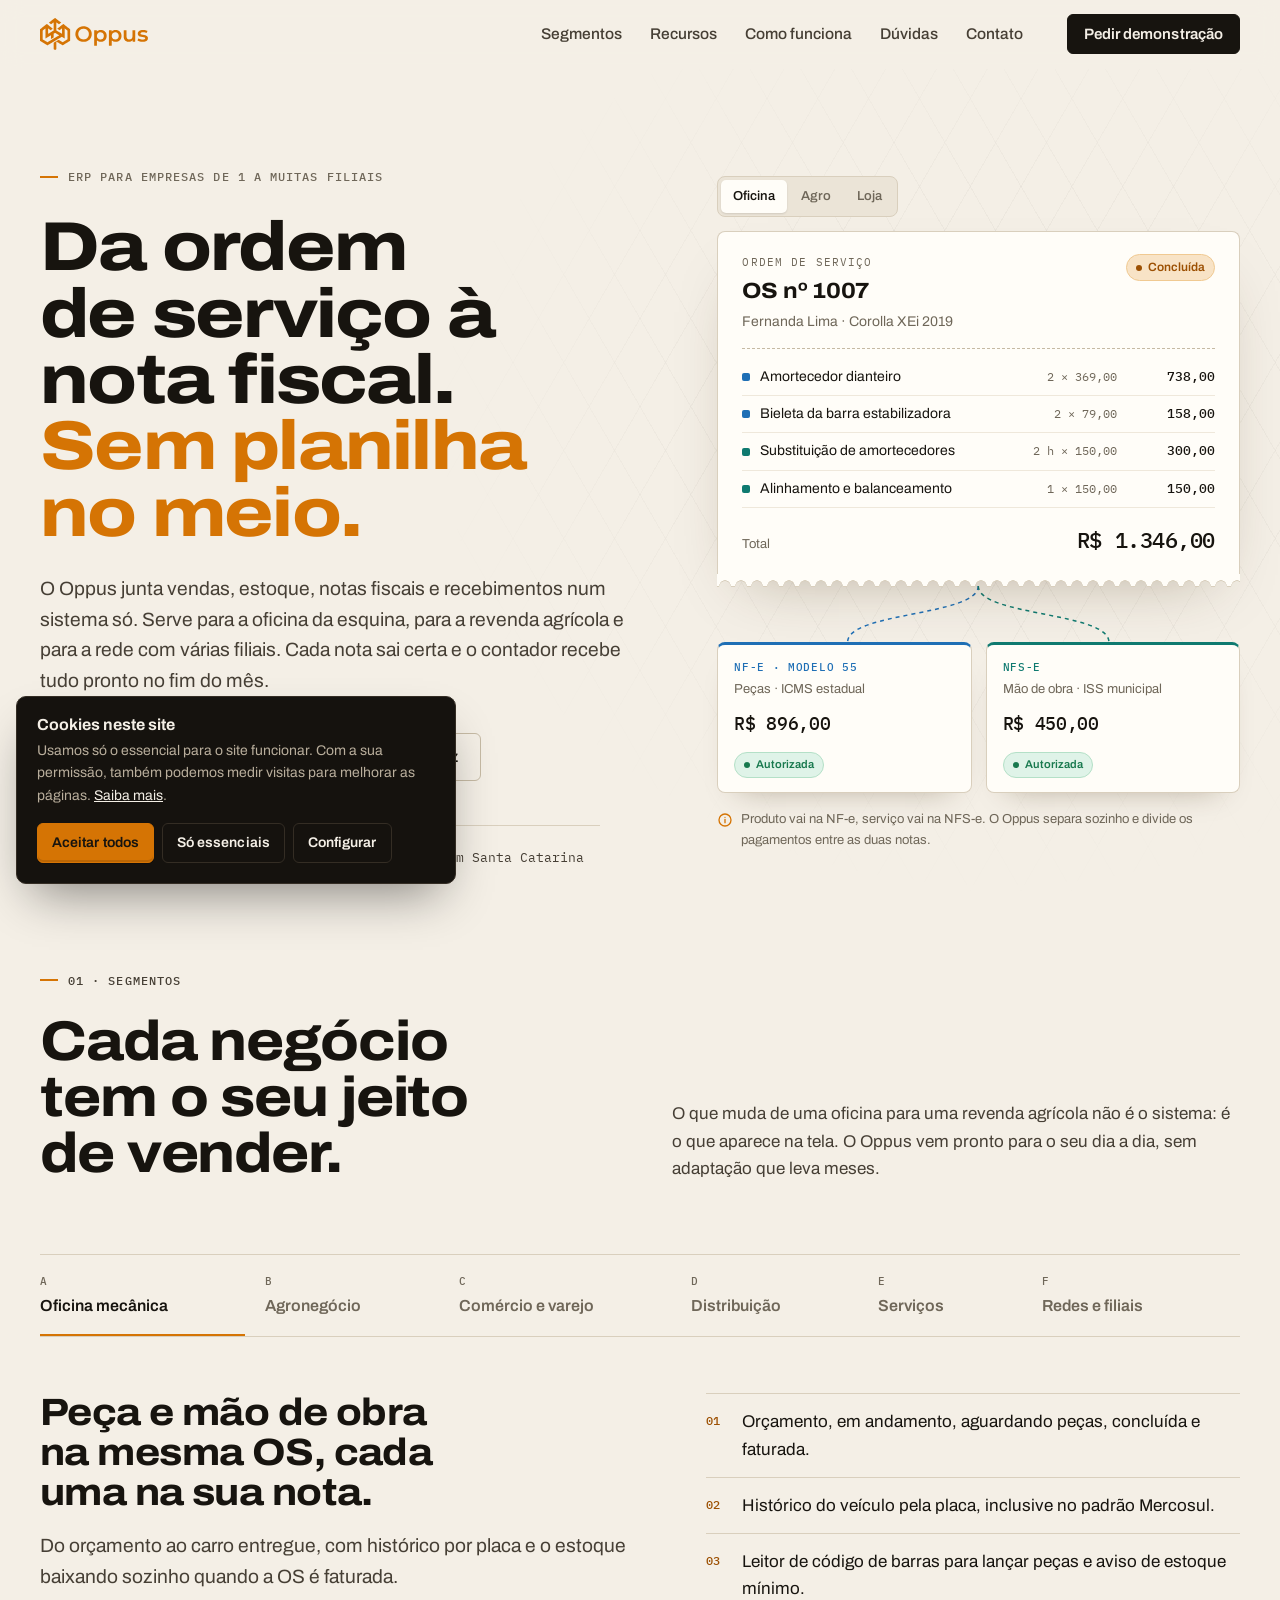
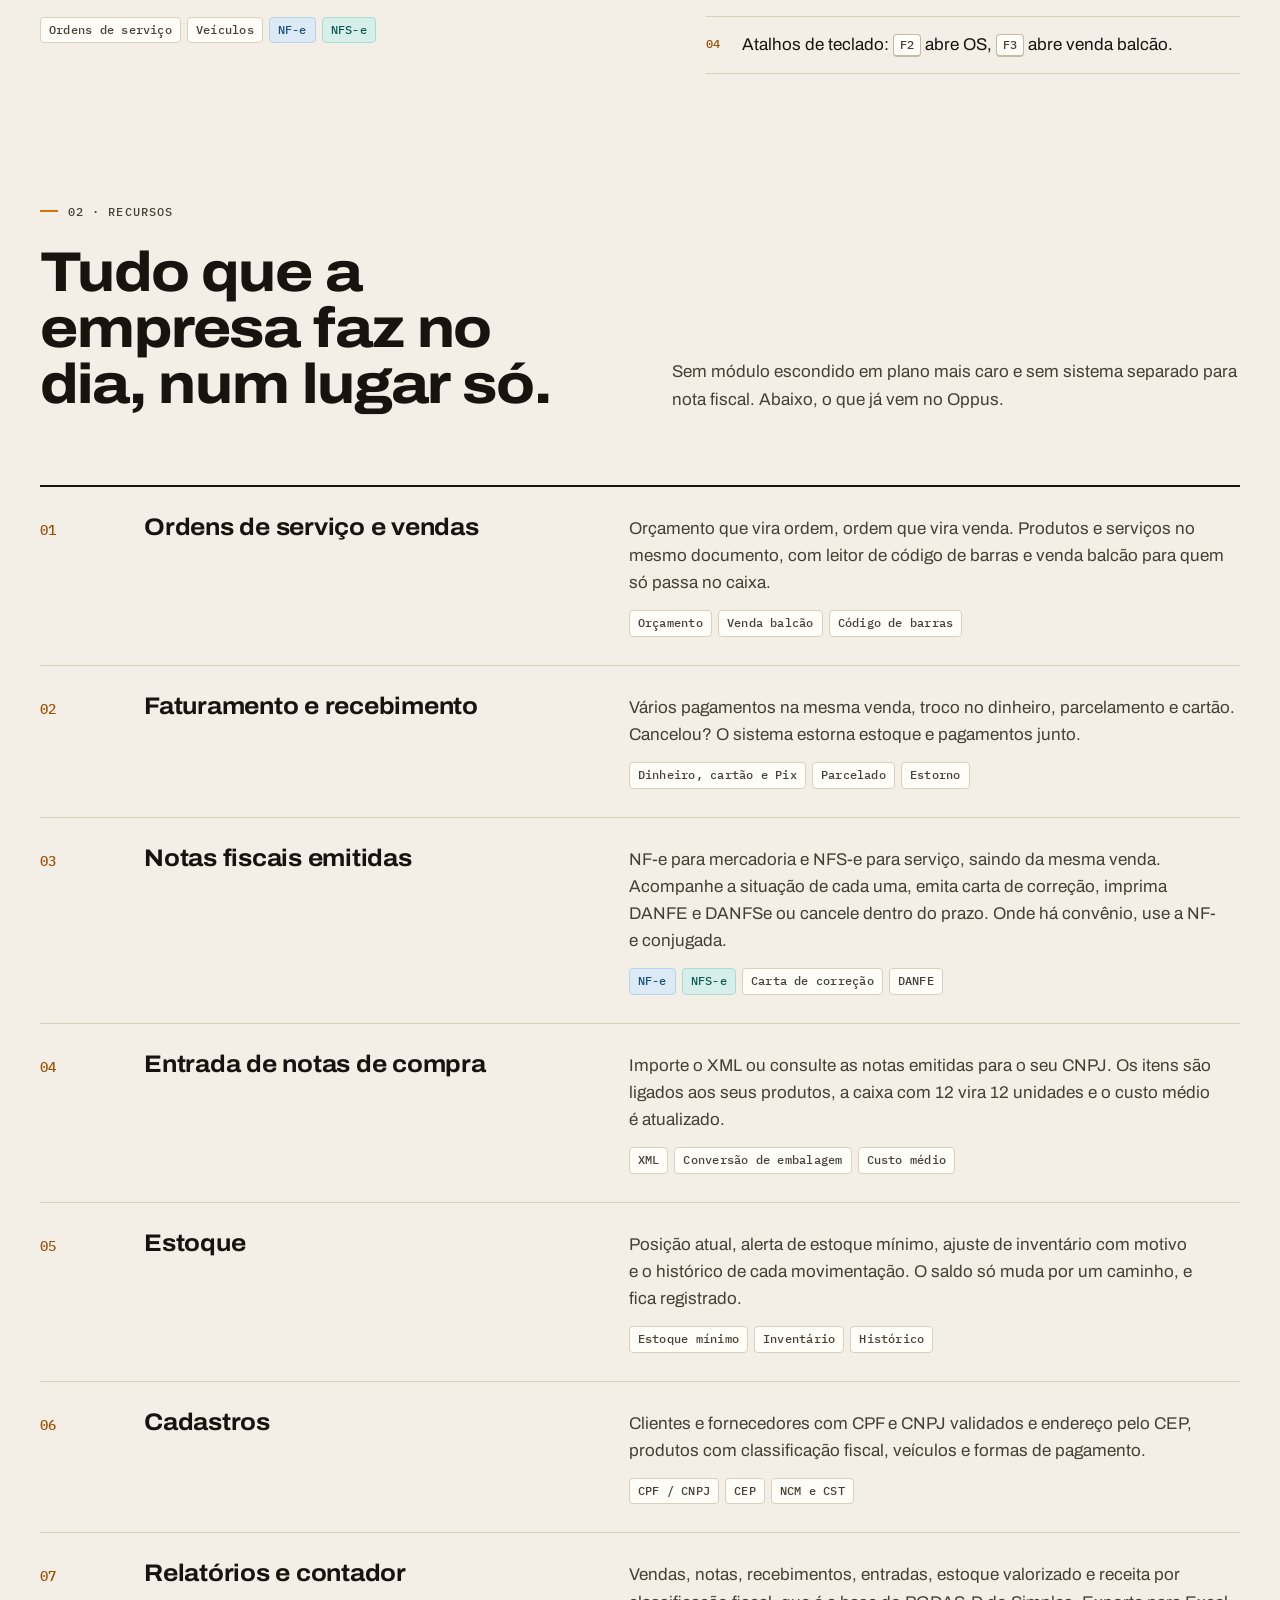
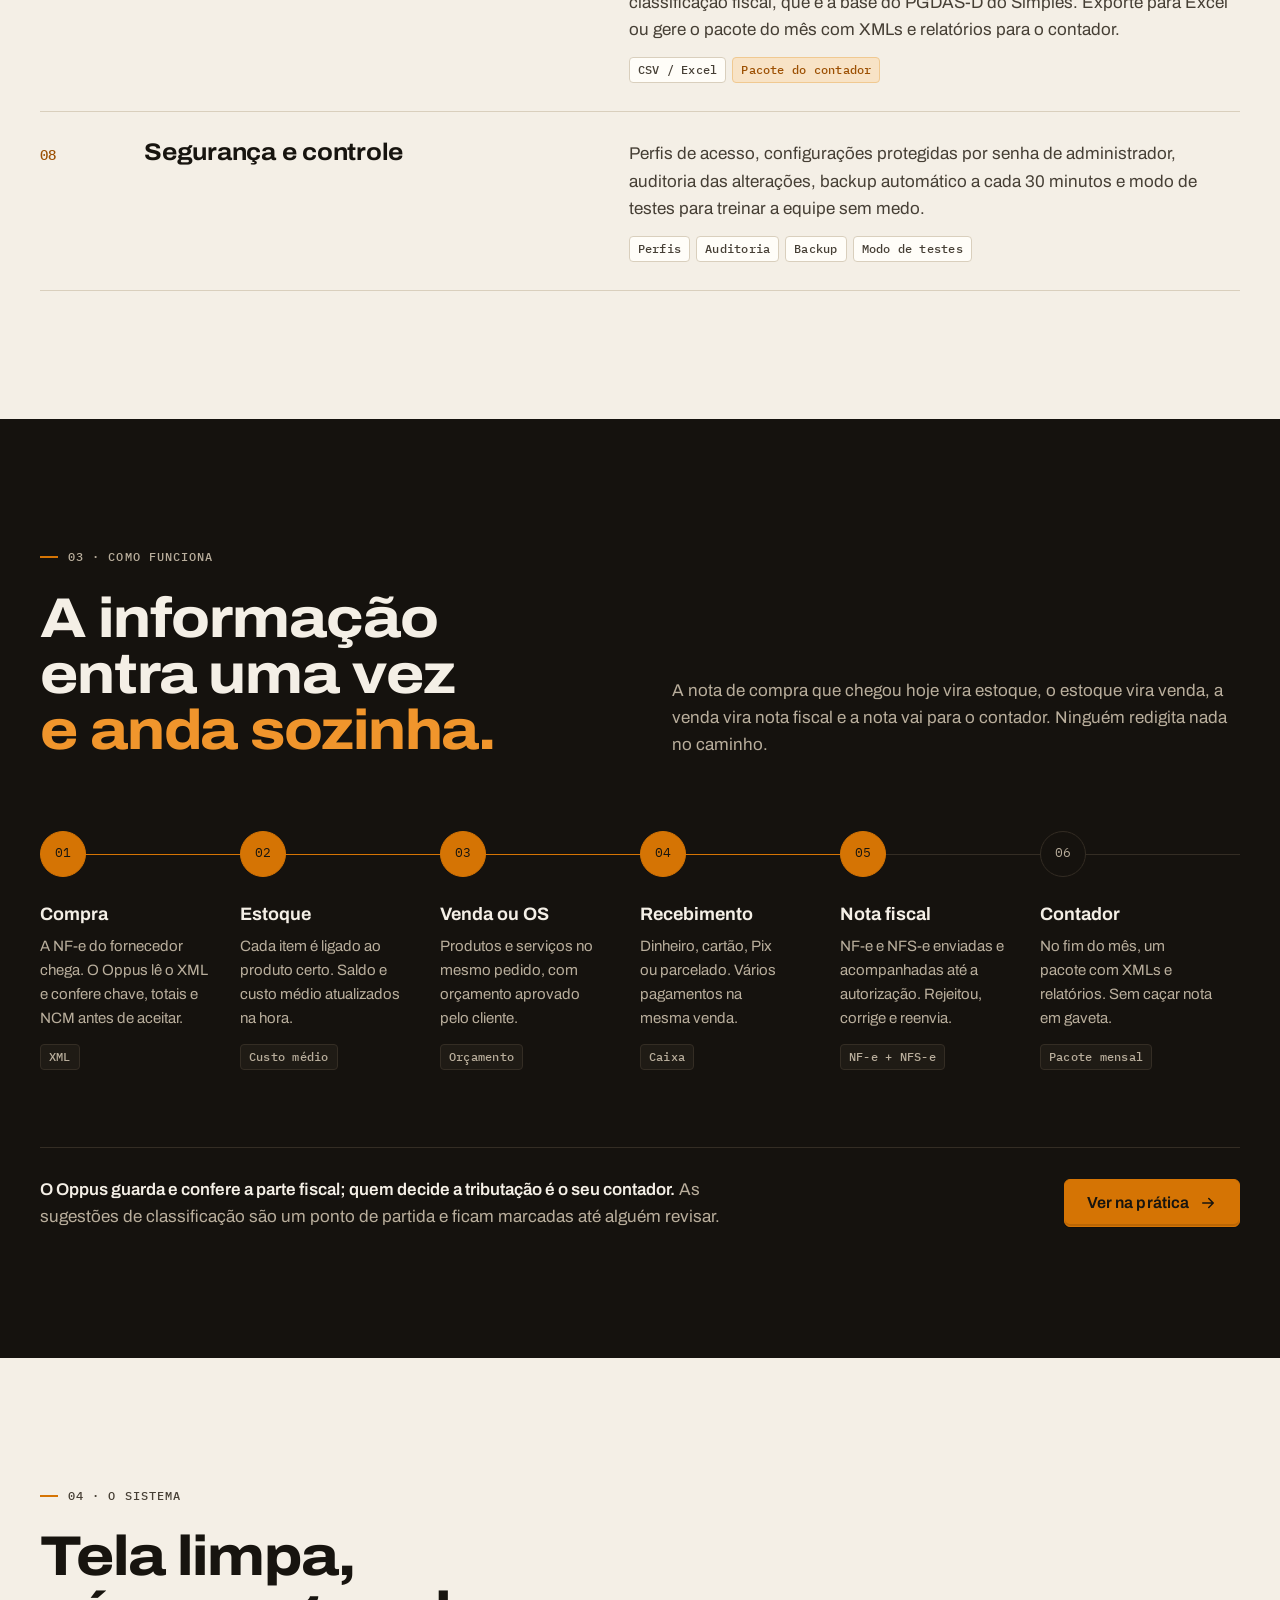
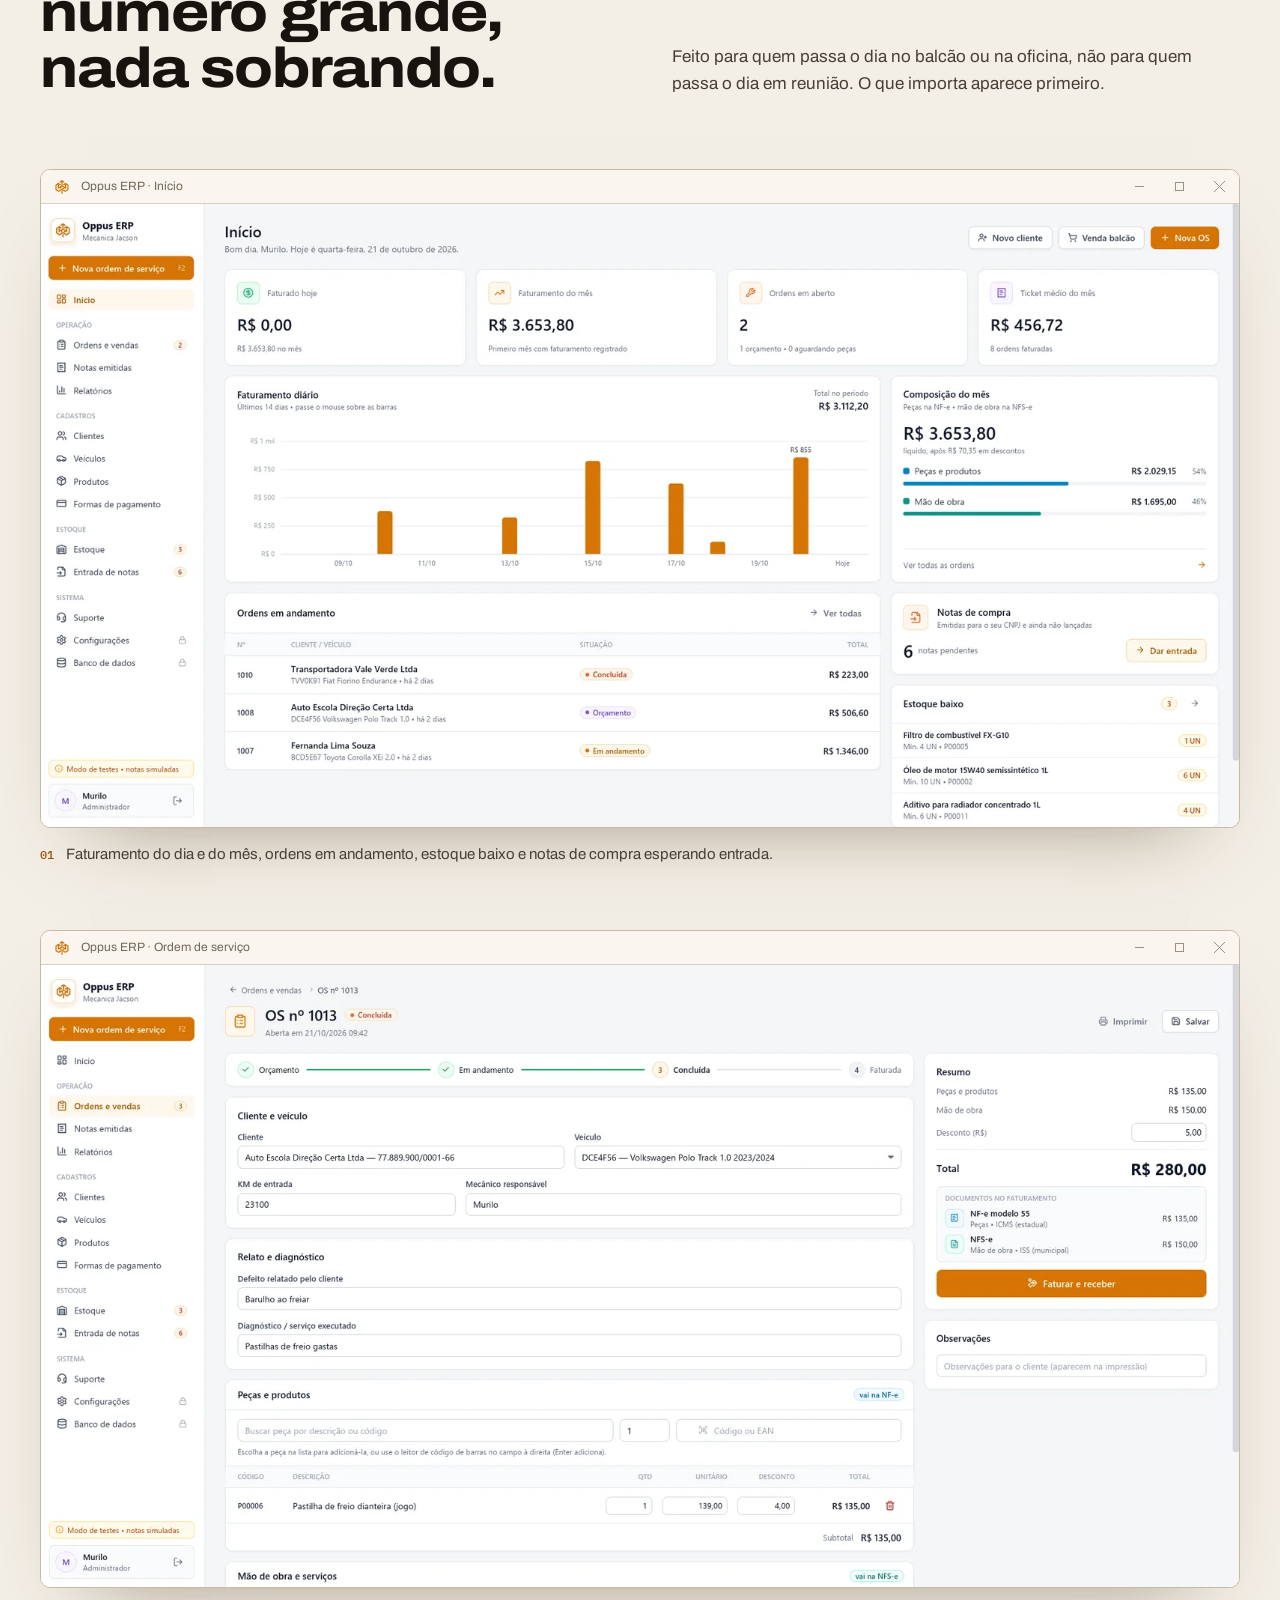
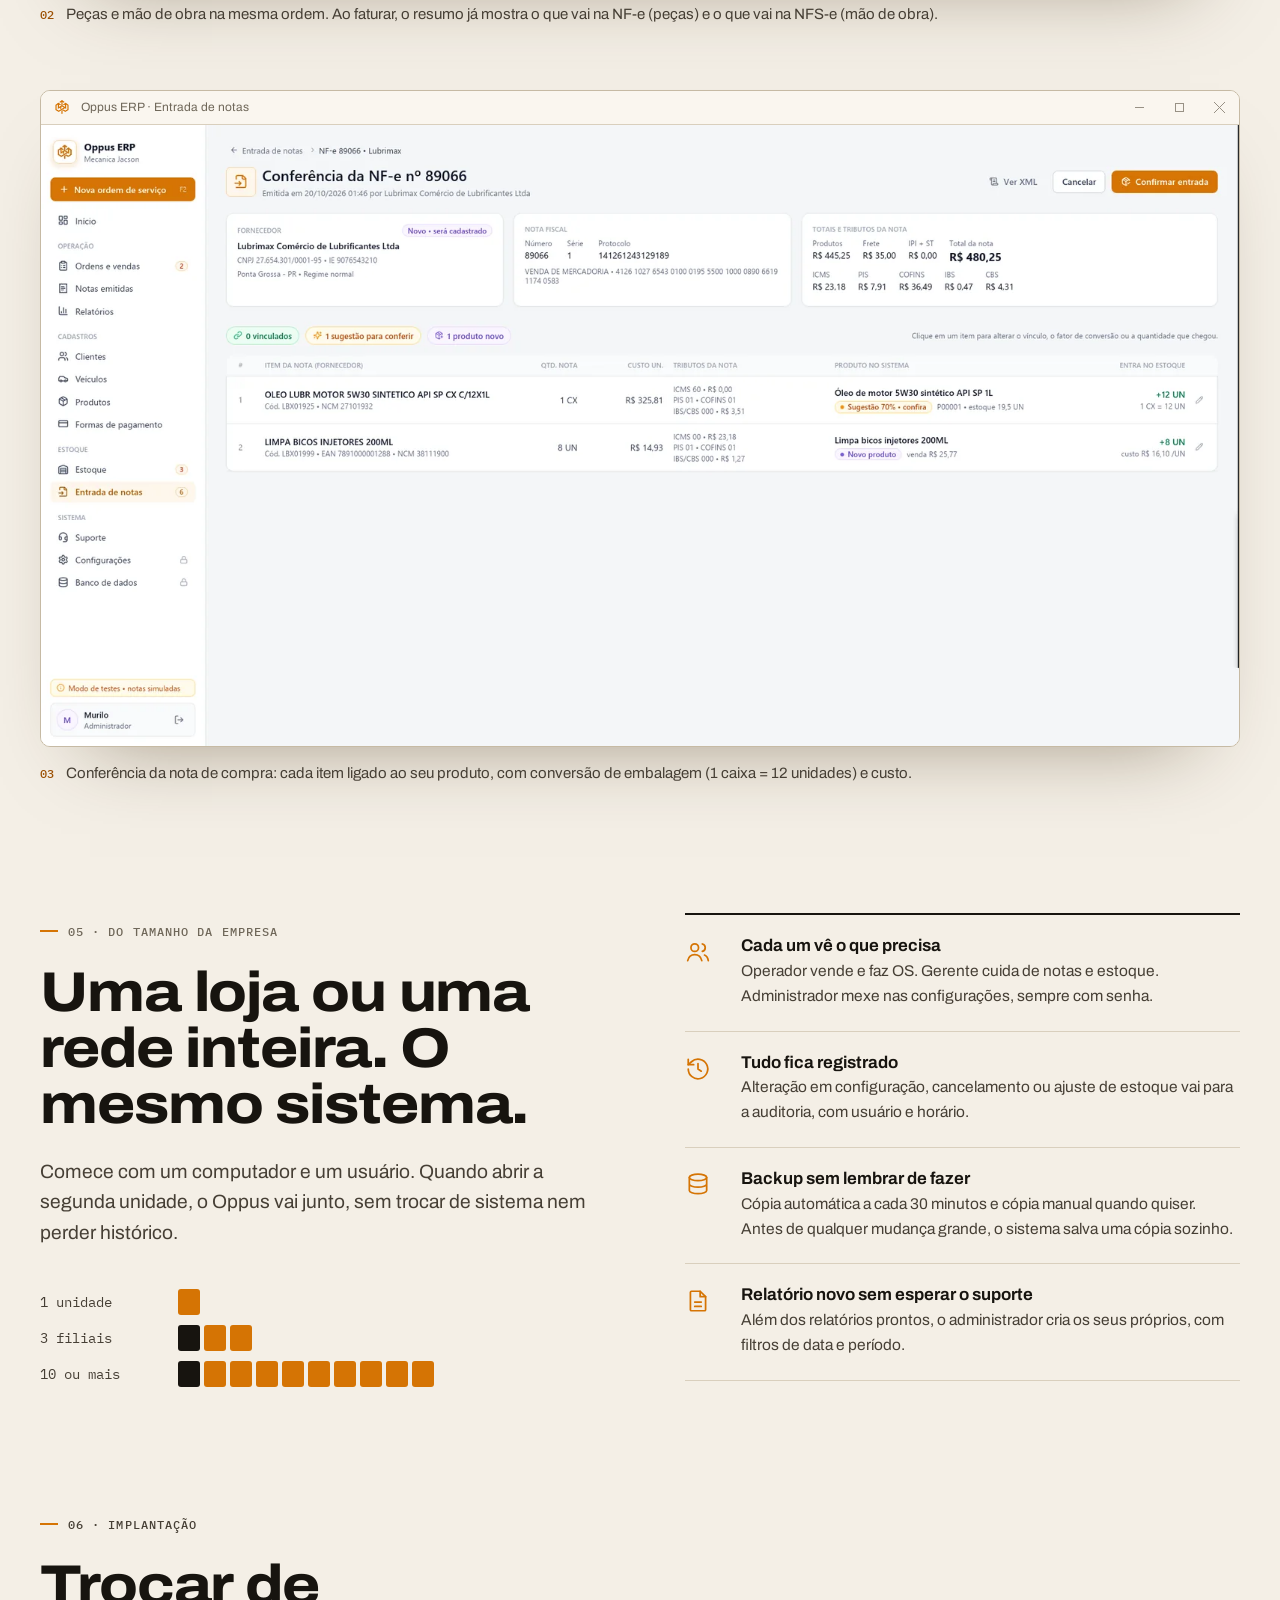
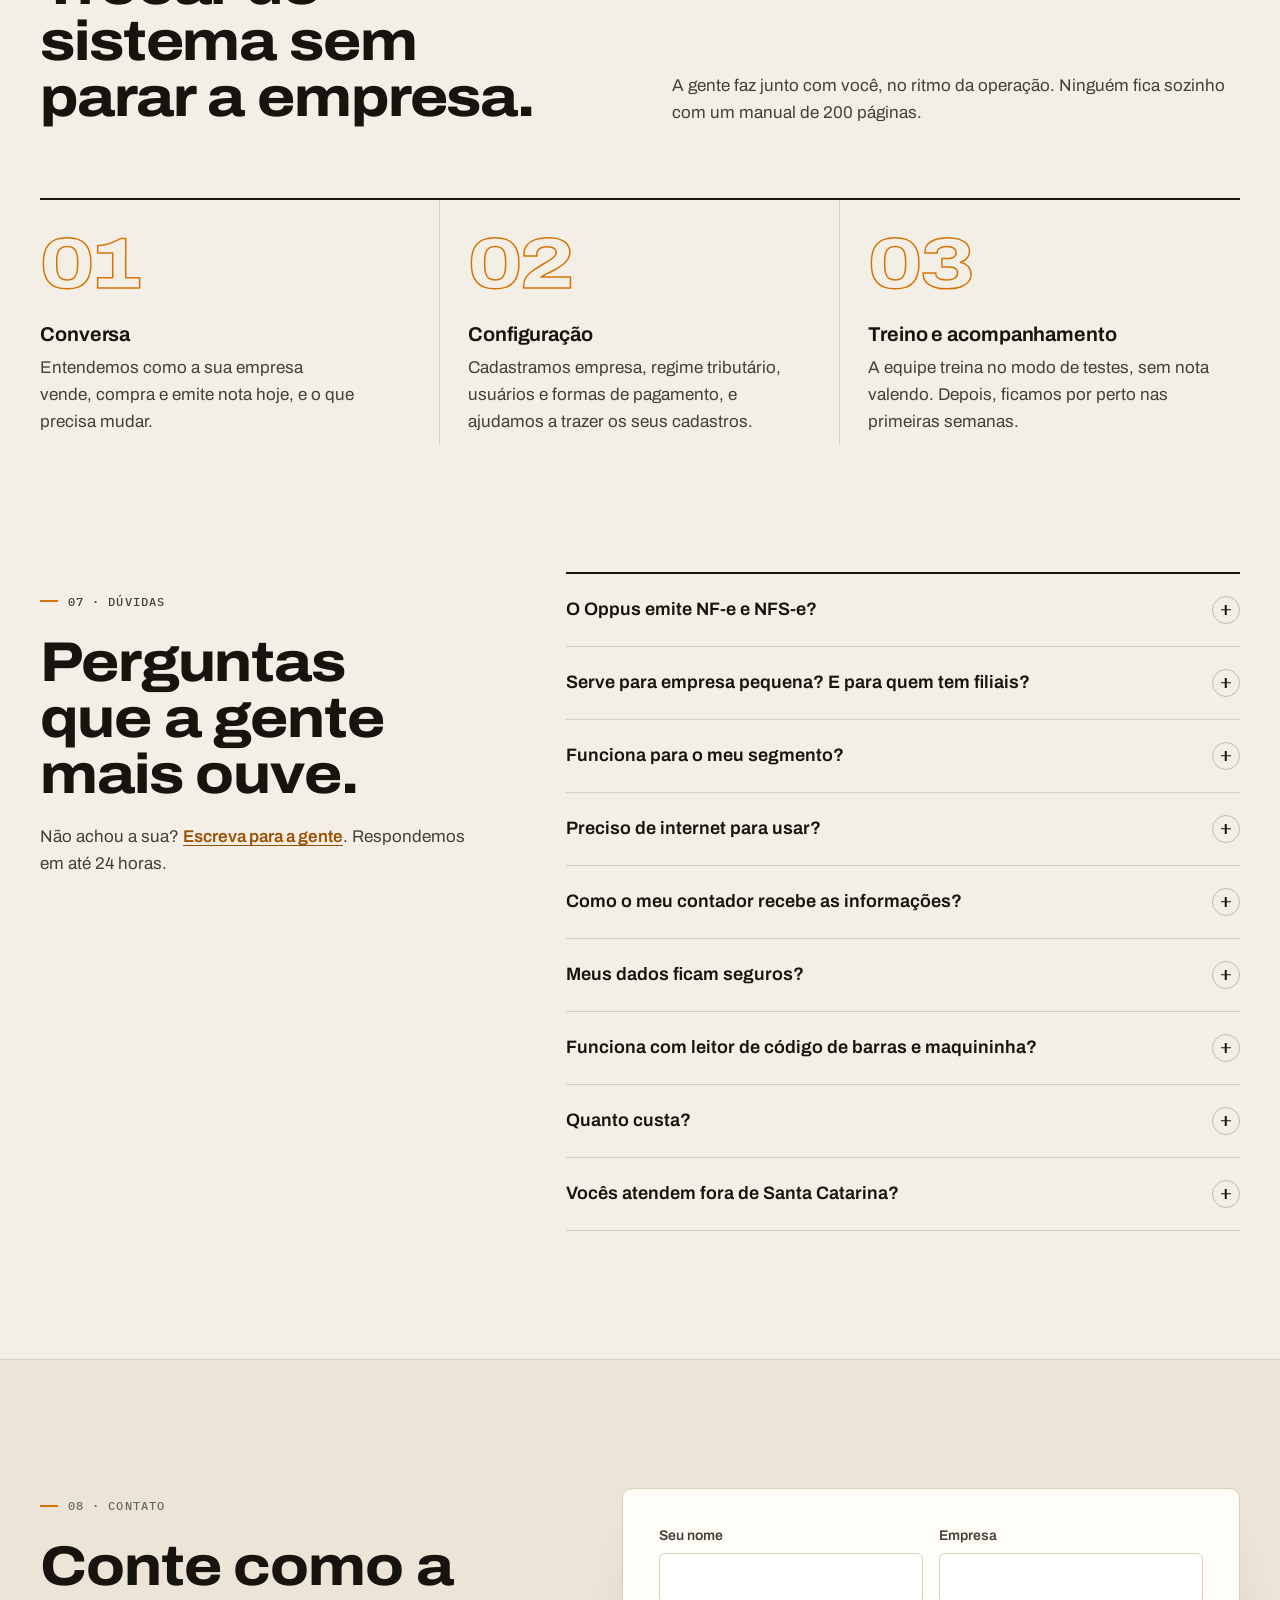
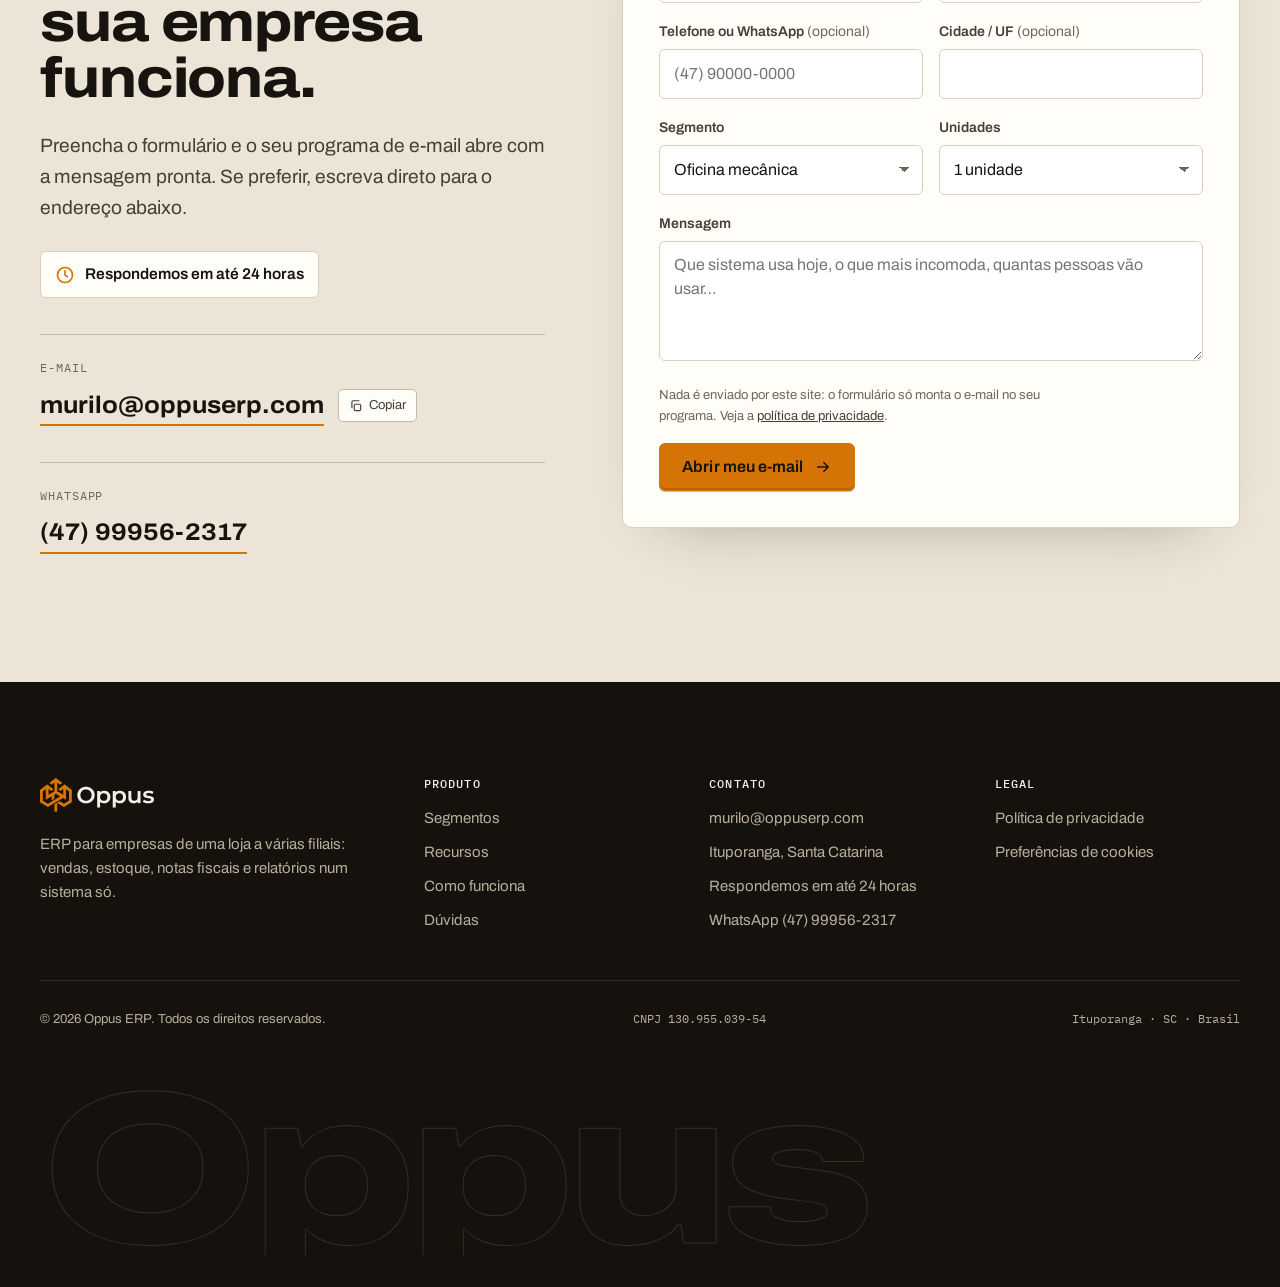
<file: index.html>
<!doctype html>
<html lang="pt-BR" class="no-js">
<head>
  <meta charset="utf-8">
  <meta name="viewport" content="width=device-width, initial-scale=1, viewport-fit=cover">
  <title>Oppus ERP · Gestão para oficinas, agro, comércio e serviços</title>
  <meta name="description" content="ERP para empresas de uma loja a várias filiais: ordens de serviço, vendas, estoque, NF-e e NFS-e, entrada de notas por XML e relatórios para o contador. Feito em Santa Catarina.">
  <link rel="canonical" href="https://oppuserp.com/">
  <meta name="robots" content="index, follow, max-image-preview:large">
  <meta name="theme-color" content="#f4efe6">
  <meta name="author" content="Oppus ERP">

  <meta property="og:type" content="website">
  <meta property="og:locale" content="pt_BR">
  <meta property="og:site_name" content="Oppus ERP">
  <meta property="og:title" content="Oppus ERP · Da ordem de serviço à nota fiscal, sem planilha no meio">
  <meta property="og:description" content="Vendas, estoque, NF-e, NFS-e e relatórios num sistema só, para empresas de uma loja a várias filiais.">
  <meta property="og:url" content="https://oppuserp.com/">
  <meta property="og:image" content="https://oppuserp.com/assets/img/og-image.jpg">
  <meta property="og:image:width" content="1200">
  <meta property="og:image:height" content="630">
  <meta property="og:image:alt" content="Oppus ERP: da ordem de serviço à nota fiscal, sem planilha no meio.">
  <meta name="twitter:card" content="summary_large_image">
  <meta name="twitter:title" content="Oppus ERP · Da ordem de serviço à nota fiscal">
  <meta name="twitter:description" content="Vendas, estoque, NF-e, NFS-e e relatórios num sistema só.">
  <meta name="twitter:image" content="https://oppuserp.com/assets/img/og-image.jpg">

  <link rel="icon" href="favicon.ico" sizes="48x48">
  <link rel="icon" href="favicon.svg" type="image/svg+xml">
  <link rel="apple-touch-icon" href="apple-touch-icon.png">
  <link rel="manifest" href="site.webmanifest">

  <link rel="preload" href="assets/fonts/archivo.woff2" as="font" type="font/woff2" crossorigin>
  <link rel="stylesheet" href="assets/css/site.css">
  <script>document.documentElement.classList.remove('no-js')</script>

  <script type="application/ld+json">
  {
    "@context": "https://schema.org",
    "@graph": [
      {
        "@type": "Organization",
        "@id": "https://oppuserp.com/#org",
        "name": "Oppus ERP",
        "url": "https://oppuserp.com/",
        "logo": "https://oppuserp.com/assets/img/icon-512.png",
        "email": "murilo@oppuserp.com",
        "telephone": "+55-47-99956-2317",
        "address": { "@type": "PostalAddress", "addressLocality": "Ituporanga", "addressRegion": "SC", "addressCountry": "BR" }
      },
      {
        "@type": "SoftwareApplication",
        "name": "Oppus ERP",
        "applicationCategory": "BusinessApplication",
        "operatingSystem": "Windows",
        "inLanguage": "pt-BR",
        "description": "ERP para oficinas, agronegócio, comércio, distribuição e serviços: ordens de serviço, vendas, estoque, NF-e, NFS-e, entrada de notas por XML e relatórios para o contador.",
        "publisher": { "@id": "https://oppuserp.com/#org" }
      }
    ]
  }
  </script>
</head>
<body>
  <a class="skip" href="#conteudo">Pular para o conteúdo</a>

  <header class="site-header" id="topo">
    <div class="wrap header-row">
      <a class="brand" href="./" aria-label="Oppus ERP, página inicial">
        <img src="assets/img/logo.svg" alt="Oppus" width="965" height="287">
      </a>
      <nav class="nav" aria-label="Principal">
        <a href="#segmentos">Segmentos</a>
        <a href="#recursos">Recursos</a>
        <a href="#como-funciona">Como funciona</a>
        <a href="#faq">Dúvidas</a>
        <a href="#contato">Contato</a>
      </nav>
      <a class="btn btn-ink btn-sm header-cta" href="#contato">Pedir demonstração</a>
      <button class="menu-btn" type="button" aria-expanded="false" aria-controls="menu-movel" aria-label="Abrir menu">
        <svg viewBox="0 0 24 24" fill="none" stroke="currentColor" stroke-width="1.75" stroke-linecap="round" aria-hidden="true"><path class="i-open" d="M4 7h16M4 12h16M4 17h16"/><path class="i-close" d="M6 6l12 12M18 6 6 18" style="display:none"/></svg>
      </button>
    </div>
  </header>

  <nav class="mobile-nav" id="menu-movel" aria-label="Menu">
    <a href="#segmentos">Segmentos <span>01</span></a>
    <a href="#recursos">Recursos <span>02</span></a>
    <a href="#como-funciona">Como funciona <span>03</span></a>
    <a href="#faq">Dúvidas <span>04</span></a>
    <a href="#contato">Contato <span>05</span></a>
    <a class="btn btn-primary" href="#contato">Pedir demonstração</a>
  </nav>

  <main id="conteudo">

    <!-- ============ HERO ============ -->
    <section class="hero" aria-labelledby="hero-titulo">
      <div class="wrap hero-grid">
        <div class="hero-copy">
          <p class="eyebrow">ERP para empresas de 1 a muitas filiais</p>
          <h1 class="display" id="hero-titulo">Da ordem de serviço à nota fiscal. <span class="accent">Sem planilha no meio.</span></h1>
          <p class="lede">O Oppus junta vendas, estoque, notas fiscais e recebimentos num sistema só. Serve para a oficina da esquina, para a revenda agrícola e para a rede com várias filiais. Cada nota sai certa e o contador recebe tudo pronto no fim do mês.</p>
          <div class="hero-actions">
            <a class="btn btn-primary" href="#contato">Pedir uma demonstração
              <svg class="arrow" viewBox="0 0 24 24" fill="none" stroke="currentColor" stroke-width="2" stroke-linecap="round" stroke-linejoin="round" aria-hidden="true"><path d="M5 12h14M13 6l6 6-6 6"/></svg></a>
            <a class="btn btn-ghost" href="#recursos">Ver o que ele faz</a>
          </div>
          <ul class="hero-facts">
            <li><svg viewBox="0 0 24 24" fill="none" stroke="currentColor" stroke-width="2" stroke-linecap="round" stroke-linejoin="round" aria-hidden="true"><path d="M20 6 9 17l-5-5"/></svg>NF-e e NFS-e</li>
            <li><svg viewBox="0 0 24 24" fill="none" stroke="currentColor" stroke-width="2" stroke-linecap="round" stroke-linejoin="round" aria-hidden="true"><path d="M20 6 9 17l-5-5"/></svg>Backup automático</li>
            <li><svg viewBox="0 0 24 24" fill="none" stroke="currentColor" stroke-width="2" stroke-linecap="round" stroke-linejoin="round" aria-hidden="true"><path d="M20 6 9 17l-5-5"/></svg>Feito em Santa Catarina</li>
          </ul>
        </div>

        <div class="demo" id="demo" aria-label="Exemplo: uma venda que vira duas notas fiscais">
          <div class="demo-switch" role="tablist" aria-label="Escolha um exemplo">
            <button type="button" role="tab" aria-selected="true" data-scene="oficina">Oficina</button>
            <button type="button" role="tab" aria-selected="false" data-scene="agro">Agro</button>
            <button type="button" role="tab" aria-selected="false" data-scene="loja">Loja</button>
          </div>

          <div class="ticket" data-swap>
            <div class="ticket-head">
              <div>
                <div class="ticket-kind" data-f="kind">Ordem de serviço</div>
                <div class="ticket-no" data-f="no">OS nº 1007</div>
                <div class="ticket-who" data-f="who">Fernanda Lima · Corolla XEi 2019</div>
              </div>
              <span class="pill">Concluída</span>
            </div>
            <ul class="lines" data-f="lines">
              <li class="p"><span class="d">Amortecedor dianteiro</span><span class="q">2 × 369,00</span><span class="v">738,00</span></li>
              <li class="p"><span class="d">Bieleta da barra estabilizadora</span><span class="q">2 × 79,00</span><span class="v">158,00</span></li>
              <li class="s"><span class="d">Substituição de amortecedores</span><span class="q">2 h × 150,00</span><span class="v">300,00</span></li>
              <li class="s"><span class="d">Alinhamento e balanceamento</span><span class="q">1 × 150,00</span><span class="v">150,00</span></li>
            </ul>
            <div class="ticket-total"><span>Total</span><strong class="num" data-f="total">R$ 1.346,00</strong></div>
          </div>

          <svg class="wires" viewBox="0 0 400 56" preserveAspectRatio="none" aria-hidden="true">
            <path class="w-p" d="M200 0 C200 30 100 26 100 56" vector-effect="non-scaling-stroke"/>
            <path class="w-s" d="M200 0 C200 30 300 26 300 56" vector-effect="non-scaling-stroke"/>
          </svg>

          <div class="docs" data-swap>
            <div class="doc nfe">
              <div class="doc-kind">NF-e · modelo 55</div>
              <div class="doc-sub" data-f="pSub">Peças · ICMS estadual</div>
              <div class="doc-val num" data-f="pVal">R$ 896,00</div>
              <span class="pill ok" data-f="pSt">Autorizada</span>
            </div>
            <div class="doc nfse">
              <div class="doc-kind">NFS-e</div>
              <div class="doc-sub" data-f="sSub">Mão de obra · ISS municipal</div>
              <div class="doc-val num" data-f="sVal">R$ 450,00</div>
              <span class="pill ok" data-f="sSt">Autorizada</span>
            </div>
          </div>
          <p class="demo-note">
            <svg viewBox="0 0 24 24" fill="none" stroke="currentColor" stroke-width="2" stroke-linecap="round" aria-hidden="true"><circle cx="12" cy="12" r="9"/><path d="M12 11v5M12 8h.01"/></svg>
            <span>Produto vai na NF-e, serviço vai na NFS-e. O Oppus separa sozinho e divide os pagamentos entre as duas notas.</span>
          </p>
        </div>
      </div>
    </section>

    <!-- ============ SEGMENTOS ============ -->
    <section class="section" id="segmentos" aria-labelledby="seg-titulo" style="padding-top:0">
      <div class="wrap">
        <div class="section-head reveal">
          <p class="eyebrow">01 · Segmentos</p>
          <h2 class="h2" id="seg-titulo">Cada negócio tem o seu jeito de vender.</h2>
          <p>O que muda de uma oficina para uma revenda agrícola não é o sistema: é o que aparece na tela. O Oppus vem pronto para o seu dia a dia, sem adaptação que leva meses.</p>
        </div>

        <div class="segments reveal">
          <div class="seg-tabs" role="tablist" aria-label="Segmentos atendidos">
            <button type="button" role="tab" id="tab-oficina" aria-controls="seg-oficina" aria-selected="true"><span>A</span>Oficina mecânica</button>
            <button type="button" role="tab" id="tab-agro" aria-controls="seg-agro" aria-selected="false" tabindex="-1"><span>B</span>Agronegócio</button>
            <button type="button" role="tab" id="tab-comercio" aria-controls="seg-comercio" aria-selected="false" tabindex="-1"><span>C</span>Comércio e varejo</button>
            <button type="button" role="tab" id="tab-distribuicao" aria-controls="seg-distribuicao" aria-selected="false" tabindex="-1"><span>D</span>Distribuição</button>
            <button type="button" role="tab" id="tab-servicos" aria-controls="seg-servicos" aria-selected="false" tabindex="-1"><span>E</span>Serviços</button>
            <button type="button" role="tab" id="tab-filiais" aria-controls="seg-filiais" aria-selected="false" tabindex="-1"><span>F</span>Redes e filiais</button>
          </div>

          <div class="seg-panel" role="tabpanel" id="seg-oficina" aria-labelledby="tab-oficina">
            <div>
              <h3>Peça e mão de obra na mesma OS, cada uma na sua nota.</h3>
              <p class="lede">Do orçamento ao carro entregue, com histórico por placa e o estoque baixando sozinho quando a OS é faturada.</p>
              <div class="seg-mods"><span class="tag">Ordens de serviço</span><span class="tag">Veículos</span><span class="tag tag-nfe">NF-e</span><span class="tag tag-nfse">NFS-e</span></div>
            </div>
            <ul class="seg-list">
              <li><b>01</b><div>Orçamento, em andamento, aguardando peças, concluída e faturada.</div></li>
              <li><b>02</b><div>Histórico do veículo pela placa, inclusive no padrão Mercosul.</div></li>
              <li><b>03</b><div>Leitor de código de barras para lançar peças e aviso de estoque mínimo.</div></li>
              <li><b>04</b><div>Atalhos de teclado: <span class="kbd">F2</span> abre OS, <span class="kbd">F3</span> abre venda balcão.</div></li>
            </ul>
          </div>

          <div class="seg-panel" role="tabpanel" id="seg-agro" aria-labelledby="tab-agro" hidden>
            <div>
              <h3>Insumo, máquina e serviço de campo no mesmo controle.</h3>
              <p class="lede">Para revendas agropecuárias, prestadores de serviço rural e empresas que atendem o produtor. Compra grande entra pelo XML, sem digitar item por item.</p>
              <div class="seg-mods"><span class="tag">Entrada por XML</span><span class="tag">Custo médio</span><span class="tag">Parcelamento</span><span class="tag tag-nfe">NF-e</span></div>
            </div>
            <ul class="seg-list">
              <li><b>01</b><div>Nota do fornecedor lida pelo XML, com conversão de embalagem: saco, caixa, fardo, unidade.</div></li>
              <li><b>02</b><div>Custo médio recalculado a cada compra, para a margem não sumir na safra.</div></li>
              <li><b>03</b><div>Venda a prazo com parcelas e vários pagamentos na mesma venda.</div></li>
              <li><b>04</b><div>Serviço técnico e regulagem na NFS-e; insumos e peças na NF-e.</div></li>
            </ul>
          </div>

          <div class="seg-panel" role="tabpanel" id="seg-comercio" aria-labelledby="tab-comercio" hidden>
            <div>
              <h3>Balcão rápido, estoque certo e caixa que fecha.</h3>
              <p class="lede">Venda em poucos toques, com código de barras, várias formas de pagamento e troco calculado. No fim do dia, você sabe quanto entrou e por onde.</p>
              <div class="seg-mods"><span class="tag">Venda balcão</span><span class="tag">Formas de pagamento</span><span class="tag">Estoque</span></div>
            </div>
            <ul class="seg-list">
              <li><b>01</b><div>Venda balcão sem cadastro obrigatório do cliente.</div></li>
              <li><b>02</b><div>Dinheiro com troco, cartão, Pix e parcelado na mesma venda.</div></li>
              <li><b>03</b><div>Preço pelo markup ou pela margem, você escolhe como pensa.</div></li>
              <li><b>04</b><div>Painel com faturamento do dia, do mês e ticket médio.</div></li>
            </ul>
          </div>

          <div class="seg-panel" role="tabpanel" id="seg-distribuicao" aria-labelledby="tab-distribuicao" hidden>
            <div>
              <h3>Muita nota de entrada, nenhum item digitado à mão.</h3>
              <p class="lede">O Oppus busca as notas emitidas para o seu CNPJ, vincula cada item ao produto certo e registra quando a carga chega diferente do que diz a nota.</p>
              <div class="seg-mods"><span class="tag">Notas destinadas</span><span class="tag">Conferência</span><span class="tag">Estoque valorizado</span></div>
            </div>
            <ul class="seg-list">
              <li><b>01</b><div>Vínculo automático pelo código do fornecedor, depois EAN, depois descrição.</div></li>
              <li><b>02</b><div>Conferência de recebimento: entra no estoque o que chegou de fato.</div></li>
              <li><b>03</b><div>Fornecedor é um cadastro só com o cliente, sem duplicar ninguém.</div></li>
              <li><b>04</b><div>Relatório de estoque valorizado e de divergências de entrada.</div></li>
            </ul>
          </div>

          <div class="seg-panel" role="tabpanel" id="seg-servicos" aria-labelledby="tab-servicos" hidden>
            <div>
              <h3>Para quem vende hora, visita e contrato.</h3>
              <p class="lede">Se você não trabalha com mercadoria, desligue a NF-e e use só a NFS-e. Ordem de serviço, recebimento e relatório continuam lá.</p>
              <div class="seg-mods"><span class="tag">Ordens de serviço</span><span class="tag tag-nfse">NFS-e</span><span class="tag">Recebimentos</span></div>
            </div>
            <ul class="seg-list">
              <li><b>01</b><div>NFS-e emitida a partir da ordem, com o serviço padrão já configurado.</div></li>
              <li><b>02</b><div>Serve para MEI de serviço e para empresa do Simples ou Lucro Presumido.</div></li>
              <li><b>03</b><div>Nota rejeitada? Corrija o cadastro e reenvie com o mesmo número.</div></li>
              <li><b>04</b><div>Relatório de recebimentos por período e forma de pagamento.</div></li>
            </ul>
          </div>

          <div class="seg-panel" role="tabpanel" id="seg-filiais" aria-labelledby="tab-filiais" hidden>
            <div>
              <h3>Várias portas abertas, uma gestão só.</h3>
              <p class="lede">Cada unidade com seus usuários, seu estoque e suas notas. A gestão acompanha o conjunto sem pedir planilha para ninguém.</p>
              <div class="seg-mods"><span class="tag">Perfis de acesso</span><span class="tag">Auditoria</span><span class="tag">Relatórios</span></div>
            </div>
            <ul class="seg-list">
              <li><b>01</b><div>Perfis de Administrador, Gerente e Operador, cada um com o seu limite.</div></li>
              <li><b>02</b><div>Registro de quem alterou o quê, e quando.</div></li>
              <li><b>03</b><div>Relatórios por período para comparar o desempenho.</div></li>
              <li><b>04</b><div>Implantação feita por etapas, uma unidade de cada vez.</div></li>
            </ul>
          </div>
        </div>
      </div>
    </section>

    <!-- ============ RECURSOS ============ -->
    <section class="section" id="recursos" aria-labelledby="rec-titulo" style="padding-top:0">
      <div class="wrap">
        <div class="section-head reveal">
          <p class="eyebrow">02 · Recursos</p>
          <h2 class="h2" id="rec-titulo">Tudo que a empresa faz no dia, num lugar só.</h2>
          <p>Sem módulo escondido em plano mais caro e sem sistema separado para nota fiscal. Abaixo, o que já vem no Oppus.</p>
        </div>

        <ol class="ledger">
          <li class="ledger-row reveal">
            <span class="ledger-no">01</span>
            <h3>Ordens de serviço e vendas</h3>
            <div>
              <p>Orçamento que vira ordem, ordem que vira venda. Produtos e serviços no mesmo documento, com leitor de código de barras e venda balcão para quem só passa no caixa.</p>
              <div class="ledger-tags"><span class="tag">Orçamento</span><span class="tag">Venda balcão</span><span class="tag">Código de barras</span></div>
            </div>
          </li>
          <li class="ledger-row reveal">
            <span class="ledger-no">02</span>
            <h3>Faturamento e recebimento</h3>
            <div>
              <p>Vários pagamentos na mesma venda, troco no dinheiro, parcelamento e cartão. Cancelou? O sistema estorna estoque e pagamentos junto.</p>
              <div class="ledger-tags"><span class="tag">Dinheiro, cartão e Pix</span><span class="tag">Parcelado</span><span class="tag">Estorno</span></div>
            </div>
          </li>
          <li class="ledger-row reveal">
            <span class="ledger-no">03</span>
            <h3>Notas fiscais emitidas</h3>
            <div>
              <p>NF-e para mercadoria e NFS-e para serviço, saindo da mesma venda. Acompanhe a situação de cada uma, emita carta de correção, imprima DANFE e DANFSe ou cancele dentro do prazo. Onde há convênio, use a NF-e conjugada.</p>
              <div class="ledger-tags"><span class="tag tag-nfe">NF-e</span><span class="tag tag-nfse">NFS-e</span><span class="tag">Carta de correção</span><span class="tag">DANFE</span></div>
            </div>
          </li>
          <li class="ledger-row reveal">
            <span class="ledger-no">04</span>
            <h3>Entrada de notas de compra</h3>
            <div>
              <p>Importe o XML ou consulte as notas emitidas para o seu CNPJ. Os itens são ligados aos seus produtos, a caixa com 12 vira 12 unidades e o custo médio é atualizado.</p>
              <div class="ledger-tags"><span class="tag">XML</span><span class="tag">Conversão de embalagem</span><span class="tag">Custo médio</span></div>
            </div>
          </li>
          <li class="ledger-row reveal">
            <span class="ledger-no">05</span>
            <h3>Estoque</h3>
            <div>
              <p>Posição atual, alerta de estoque mínimo, ajuste de inventário com motivo e o histórico de cada movimentação. O saldo só muda por um caminho, e fica registrado.</p>
              <div class="ledger-tags"><span class="tag">Estoque mínimo</span><span class="tag">Inventário</span><span class="tag">Histórico</span></div>
            </div>
          </li>
          <li class="ledger-row reveal">
            <span class="ledger-no">06</span>
            <h3>Cadastros</h3>
            <div>
              <p>Clientes e fornecedores com CPF e CNPJ validados e endereço pelo CEP, produtos com classificação fiscal, veículos e formas de pagamento.</p>
              <div class="ledger-tags"><span class="tag">CPF / CNPJ</span><span class="tag">CEP</span><span class="tag">NCM e CST</span></div>
            </div>
          </li>
          <li class="ledger-row reveal">
            <span class="ledger-no">07</span>
            <h3>Relatórios e contador</h3>
            <div>
              <p>Vendas, notas, recebimentos, entradas, estoque valorizado e receita por classificação fiscal, que é a base do PGDAS-D do Simples. Exporte para Excel ou gere o pacote do mês com XMLs e relatórios para o contador.</p>
              <div class="ledger-tags"><span class="tag">CSV / Excel</span><span class="tag tag-orange">Pacote do contador</span></div>
            </div>
          </li>
          <li class="ledger-row reveal">
            <span class="ledger-no">08</span>
            <h3>Segurança e controle</h3>
            <div>
              <p>Perfis de acesso, configurações protegidas por senha de administrador, auditoria das alterações, backup automático a cada 30 minutos e modo de testes para treinar a equipe sem medo.</p>
              <div class="ledger-tags"><span class="tag">Perfis</span><span class="tag">Auditoria</span><span class="tag">Backup</span><span class="tag">Modo de testes</span></div>
            </div>
          </li>
        </ol>
      </div>
    </section>

    <!-- ============ COMO FUNCIONA ============ -->
    <section class="section dark" id="como-funciona" aria-labelledby="flow-titulo">
      <div class="wrap">
        <div class="section-head reveal">
          <p class="eyebrow">03 · Como funciona</p>
          <h2 class="h2" id="flow-titulo">A informação entra uma vez <span class="accent">e anda sozinha.</span></h2>
          <p>A nota de compra que chegou hoje vira estoque, o estoque vira venda, a venda vira nota fiscal e a nota vai para o contador. Ninguém redigita nada no caminho.</p>
        </div>

        <ol class="flow" id="fluxo">
          <li class="flow-step">
            <span class="flow-dot">01</span>
            <h3>Compra</h3>
            <p>A NF-e do fornecedor chega. O Oppus lê o XML e confere chave, totais e NCM antes de aceitar.</p>
            <span class="tag">XML</span>
          </li>
          <li class="flow-step">
            <span class="flow-dot">02</span>
            <h3>Estoque</h3>
            <p>Cada item é ligado ao produto certo. Saldo e custo médio atualizados na hora.</p>
            <span class="tag">Custo médio</span>
          </li>
          <li class="flow-step">
            <span class="flow-dot">03</span>
            <h3>Venda ou OS</h3>
            <p>Produtos e serviços no mesmo pedido, com orçamento aprovado pelo cliente.</p>
            <span class="tag">Orçamento</span>
          </li>
          <li class="flow-step">
            <span class="flow-dot">04</span>
            <h3>Recebimento</h3>
            <p>Dinheiro, cartão, Pix ou parcelado. Vários pagamentos na mesma venda.</p>
            <span class="tag">Caixa</span>
          </li>
          <li class="flow-step">
            <span class="flow-dot">05</span>
            <h3>Nota fiscal</h3>
            <p>NF-e e NFS-e enviadas e acompanhadas até a autorização. Rejeitou, corrige e reenvia.</p>
            <span class="tag">NF-e + NFS-e</span>
          </li>
          <li class="flow-step">
            <span class="flow-dot">06</span>
            <h3>Contador</h3>
            <p>No fim do mês, um pacote com XMLs e relatórios. Sem caçar nota em gaveta.</p>
            <span class="tag">Pacote mensal</span>
          </li>
        </ol>

        <div class="flow-foot reveal">
          <p><strong>O Oppus guarda e confere a parte fiscal; quem decide a tributação é o seu contador.</strong> As sugestões de classificação são um ponto de partida e ficam marcadas até alguém revisar.</p>
          <a class="btn btn-primary" href="#contato">Ver na prática
            <svg class="arrow" viewBox="0 0 24 24" fill="none" stroke="currentColor" stroke-width="2" stroke-linecap="round" stroke-linejoin="round" aria-hidden="true"><path d="M5 12h14M13 6l6 6-6 6"/></svg></a>
        </div>
      </div>
    </section>

    <!-- ============ O SISTEMA (PRINTS) ============ -->
    <section class="section" id="sistema" aria-labelledby="sis-titulo">
      <div class="wrap">
        <div class="section-head reveal">
          <p class="eyebrow">04 · O sistema</p>
          <h2 class="h2" id="sis-titulo">Tela limpa, número grande, nada sobrando.</h2>
          <p>Feito para quem passa o dia no balcão ou na oficina, não para quem passa o dia em reunião. O que importa aparece primeiro.</p>
        </div>

        <div class="shots">
          <figure class="shot shot-main reveal">
            <div class="shot-frame">
              <div class="shot-bar"><img src="favicon.svg" alt="" width="14" height="14"><span>Oppus ERP · Início</span><span class="shot-ctl" aria-hidden="true"><i></i><i></i><i></i></span></div>
              <div class="shot-body" style="aspect-ratio:1600/832">
                <img src="assets/img/print-inicio.webp" srcset="assets/img/print-inicio-800.webp 800w, assets/img/print-inicio.webp 1600w" sizes="(min-width: 1280px) 1240px, 92vw" width="1600" height="832" alt="Tela Início do Oppus ERP com faturamento do dia e do mês, gráfico dos últimos 14 dias, ordens em andamento, notas de compra pendentes e estoque baixo." loading="lazy" decoding="async">
              </div>
            </div>
            <figcaption><b>01</b>Faturamento do dia e do mês, ordens em andamento, estoque baixo e notas de compra esperando entrada.</figcaption>
          </figure>
          <figure class="shot shot-main reveal">
            <div class="shot-frame">
              <div class="shot-bar"><img src="favicon.svg" alt="" width="14" height="14"><span>Oppus ERP · Ordem de serviço</span><span class="shot-ctl" aria-hidden="true"><i></i><i></i><i></i></span></div>
              <div class="shot-body" style="aspect-ratio:1600/830">
                <img src="assets/img/print-os.webp" srcset="assets/img/print-os-800.webp 800w, assets/img/print-os.webp 1600w" sizes="(min-width: 1280px) 1240px, 92vw" width="1600" height="830" alt="Ordem de serviço concluída no Oppus ERP: cliente e veículo, relato, peça com desconto, resumo de valores e o quadro de documentos no faturamento com NF-e (peças) e NFS-e (mão de obra)." loading="lazy" decoding="async">
              </div>
            </div>
            <figcaption><b>02</b>Peças e mão de obra na mesma ordem. Ao faturar, o resumo já mostra o que vai na NF-e (peças) e o que vai na NFS-e (mão de obra).</figcaption>
          </figure>
          <figure class="shot shot-main reveal">
            <div class="shot-frame">
              <div class="shot-bar"><img src="favicon.svg" alt="" width="14" height="14"><span>Oppus ERP · Entrada de notas</span><span class="shot-ctl" aria-hidden="true"><i></i><i></i><i></i></span></div>
              <div class="shot-body" style="aspect-ratio:1600/830">
                <img src="assets/img/print-entrada.webp" srcset="assets/img/print-entrada-800.webp 800w, assets/img/print-entrada.webp 1600w" sizes="(min-width: 1280px) 1240px, 92vw" width="1600" height="830" alt="Tela de conferência de uma NF-e de compra no Oppus ERP, com os itens do fornecedor, tributos e o produto vinculado no sistema, incluindo a conversão de caixa para unidades." loading="lazy" decoding="async">
              </div>
            </div>
            <figcaption><b>03</b>Conferência da nota de compra: cada item ligado ao seu produto, com conversão de embalagem (1 caixa = 12 unidades) e custo.</figcaption>
          </figure>
        </div>
      </div>
    </section>

    <!-- ============ PORTE ============ -->
    <section class="section" id="porte" aria-labelledby="porte-titulo" style="padding-top:0">
      <div class="wrap scale">
        <div class="reveal">
          <p class="eyebrow">05 · Do tamanho da empresa</p>
          <h2 class="h2" id="porte-titulo" style="margin-top:24px">Uma loja ou uma rede inteira. O mesmo sistema.</h2>
          <p class="lede" style="margin-top:24px">Comece com um computador e um usuário. Quando abrir a segunda unidade, o Oppus vai junto, sem trocar de sistema nem perder histórico.</p>
          <div class="scale-bars" aria-hidden="true">
            <div class="scale-bar"><span class="mono">1 unidade</span><i><b></b></i></div>
            <div class="scale-bar"><span class="mono">3 filiais</span><i><b class="l"></b><b></b><b></b></i></div>
            <div class="scale-bar"><span class="mono">10 ou mais</span><i><b class="l"></b><b></b><b></b><b></b><b></b><b></b><b></b><b></b><b></b><b></b></i></div>
          </div>
        </div>
        <ul class="ctrl-list reveal">
          <li>
            <svg viewBox="0 0 24 24" fill="none" stroke="currentColor" stroke-width="1.6" stroke-linecap="round" stroke-linejoin="round" aria-hidden="true"><circle cx="9" cy="8" r="3.5"/><path d="M2.5 20c.8-3.5 3.4-5.5 6.5-5.5s5.7 2 6.5 5.5M16 4.6a3.5 3.5 0 0 1 0 6.8M18 14.8c1.9.7 3.1 2.5 3.5 5.2"/></svg>
            <div><h3>Cada um vê o que precisa</h3><p>Operador vende e faz OS. Gerente cuida de notas e estoque. Administrador mexe nas configurações, sempre com senha.</p></div>
          </li>
          <li>
            <svg viewBox="0 0 24 24" fill="none" stroke="currentColor" stroke-width="1.6" stroke-linecap="round" stroke-linejoin="round" aria-hidden="true"><path d="M3 12a9 9 0 1 0 3-6.7L3 8"/><path d="M3 3v5h5M12 7v5l3 2"/></svg>
            <div><h3>Tudo fica registrado</h3><p>Alteração em configuração, cancelamento ou ajuste de estoque vai para a auditoria, com usuário e horário.</p></div>
          </li>
          <li>
            <svg viewBox="0 0 24 24" fill="none" stroke="currentColor" stroke-width="1.6" stroke-linecap="round" stroke-linejoin="round" aria-hidden="true"><ellipse cx="12" cy="5" rx="8" ry="3"/><path d="M4 5v6c0 1.7 3.6 3 8 3s8-1.3 8-3V5M4 11v6c0 1.7 3.6 3 8 3s8-1.3 8-3v-6"/></svg>
            <div><h3>Backup sem lembrar de fazer</h3><p>Cópia automática a cada 30 minutos e cópia manual quando quiser. Antes de qualquer mudança grande, o sistema salva uma cópia sozinho.</p></div>
          </li>
          <li>
            <svg viewBox="0 0 24 24" fill="none" stroke="currentColor" stroke-width="1.6" stroke-linecap="round" stroke-linejoin="round" aria-hidden="true"><path d="M14 3H6a1 1 0 0 0-1 1v16a1 1 0 0 0 1 1h12a1 1 0 0 0 1-1V8z"/><path d="M14 3v5h5M9 13h6M9 17h6"/></svg>
            <div><h3>Relatório novo sem esperar o suporte</h3><p>Além dos relatórios prontos, o administrador cria os seus próprios, com filtros de data e período.</p></div>
          </li>
        </ul>
      </div>
    </section>

    <!-- ============ IMPLANTAÇÃO ============ -->
    <section class="section" id="implantacao" aria-labelledby="impl-titulo" style="padding-top:0">
      <div class="wrap">
        <div class="section-head reveal">
          <p class="eyebrow">06 · Implantação</p>
          <h2 class="h2" id="impl-titulo">Trocar de sistema sem parar a empresa.</h2>
          <p>A gente faz junto com você, no ritmo da operação. Ninguém fica sozinho com um manual de 200 páginas.</p>
        </div>
        <ol class="steps reveal">
          <li class="step">
            <div class="step-no" aria-hidden="true">01</div>
            <h3 class="h3">Conversa</h3>
            <p>Entendemos como a sua empresa vende, compra e emite nota hoje, e o que precisa mudar.</p>
          </li>
          <li class="step">
            <div class="step-no" aria-hidden="true">02</div>
            <h3 class="h3">Configuração</h3>
            <p>Cadastramos empresa, regime tributário, usuários e formas de pagamento, e ajudamos a trazer os seus cadastros.</p>
          </li>
          <li class="step">
            <div class="step-no" aria-hidden="true">03</div>
            <h3 class="h3">Treino e acompanhamento</h3>
            <p>A equipe treina no modo de testes, sem nota valendo. Depois, ficamos por perto nas primeiras semanas.</p>
          </li>
        </ol>
      </div>
    </section>

    <!-- ============ FAQ ============ -->
    <section class="section" id="faq" aria-labelledby="faq-titulo" style="padding-top:0">
      <div class="wrap faq-grid">
        <div class="faq-aside reveal">
          <p class="eyebrow">07 · Dúvidas</p>
          <h2 class="h2" id="faq-titulo" style="margin-top:24px">Perguntas que a gente mais ouve.</h2>
          <p>Não achou a sua? <a href="#contato">Escreva para a gente</a>. Respondemos em até 24 horas.</p>
        </div>
        <div class="faq reveal">
          <details>
            <summary>O Oppus emite NF-e e NFS-e?<i aria-hidden="true"></i></summary>
            <div class="answer">
              <p>Sim. Mercadoria e peça saem na NF-e (ICMS, estadual) e serviço sai na NFS-e (ISS, municipal), as duas a partir da mesma venda ou OS, cada uma com o seu valor e os pagamentos divididos entre elas.</p>
              <p>Onde o estado e a prefeitura têm convênio, também dá para usar a NF-e conjugada, com produtos e serviços no mesmo documento.</p>
            </div>
          </details>
          <details>
            <summary>Serve para empresa pequena? E para quem tem filiais?<i aria-hidden="true"></i></summary>
            <div class="answer"><p>Serve para as duas. Dá para começar com um computador e um usuário e crescer para várias unidades e muitos usuários sem trocar de sistema nem perder o histórico.</p></div>
          </details>
          <details>
            <summary>Funciona para o meu segmento?<i aria-hidden="true"></i></summary>
            <div class="answer"><p>Hoje atendemos oficinas mecânicas, agronegócio, comércio e varejo, distribuição e prestadores de serviço. Se o seu caso é diferente, conte como a sua empresa funciona e dizemos com sinceridade se o Oppus resolve.</p></div>
          </details>
          <details>
            <summary>Preciso de internet para usar?<i aria-hidden="true"></i></summary>
            <div class="answer"><p>O Oppus é instalado no computador (Windows). Vendas, ordens, estoque e cadastros funcionam no próprio computador. A internet é necessária para enviar e consultar notas fiscais na SEFAZ e na prefeitura.</p></div>
          </details>
          <details>
            <summary>Como o meu contador recebe as informações?<i aria-hidden="true"></i></summary>
            <div class="answer"><p>Todo mês o Oppus gera um pacote com os XMLs das notas de entrada e de saída e os relatórios em planilha, incluindo a receita por classificação fiscal, que é a base do PGDAS-D para quem é do Simples. É só enviar a pasta.</p></div>
          </details>
          <details>
            <summary>Meus dados ficam seguros?<i aria-hidden="true"></i></summary>
            <div class="answer"><p>Os dados ficam no seu computador, com backup automático a cada 30 minutos e cópia manual quando você quiser. Cada usuário tem o seu perfil de acesso e as alterações importantes ficam registradas na auditoria.</p></div>
          </details>
          <details>
            <summary>Funciona com leitor de código de barras e maquininha?<i aria-hidden="true"></i></summary>
            <div class="answer"><p>Leitor de código de barras, sim, nas vendas e nas ordens de serviço. Para a maquininha de cartão, a integração depende do modelo: fale com a gente. Enquanto isso, o pagamento no cartão pode ser registrado com bandeira, NSU e autorização.</p></div>
          </details>
          <details>
            <summary>Quanto custa?<i aria-hidden="true"></i></summary>
            <div class="answer"><p>Depende do número de usuários, de unidades e de notas por mês. Conte um pouco sobre a sua empresa no formulário abaixo e mandamos uma proposta em até 24 horas.</p></div>
          </details>
          <details>
            <summary>Vocês atendem fora de Santa Catarina?<i aria-hidden="true"></i></summary>
            <div class="answer"><p>Começamos por Santa Catarina para acompanhar cada implantação de perto. Se a sua empresa é de outro estado, escreva mesmo assim: avaliamos caso a caso.</p></div>
          </details>
        </div>
      </div>
    </section>

    <!-- ============ CONTATO ============ -->
    <section class="section contact" id="contato" aria-labelledby="contato-titulo">
      <div class="wrap contact-grid">
        <div class="reveal">
          <p class="eyebrow">08 · Contato</p>
          <h2 class="h2" id="contato-titulo" style="margin-top:24px">Conte como a sua empresa funciona.</h2>
          <p class="lede" style="margin-top:24px">Preencha o formulário e o seu programa de e-mail abre com a mensagem pronta. Se preferir, escreva direto para o endereço abaixo.</p>
          <p class="sla">
            <svg viewBox="0 0 24 24" fill="none" stroke="currentColor" stroke-width="2" stroke-linecap="round" stroke-linejoin="round" aria-hidden="true"><circle cx="12" cy="12" r="9"/><path d="M12 7v5l3 2"/></svg>
            Respondemos em até 24 horas
          </p>
          <div class="mailbox">
            <small>E-mail</small>
            <div class="mailbox-row">
              <a href="mailto:murilo@oppuserp.com?subject=Contato%20pelo%20site%20Oppus%20ERP">murilo@oppuserp.com</a>
              <button class="copy-btn" type="button" data-copy="murilo@oppuserp.com">
                <svg viewBox="0 0 24 24" fill="none" stroke="currentColor" stroke-width="2" stroke-linecap="round" stroke-linejoin="round" aria-hidden="true"><rect x="9" y="9" width="11" height="11" rx="2"/><path d="M5 15V5a2 2 0 0 1 2-2h10"/></svg>
                <span>Copiar</span>
              </button>
            </div>
          </div>
          <div class="mailbox">
            <small>WhatsApp</small>
            <div class="mailbox-row">
              <a href="https://wa.me/5547999562317?text=Ol%C3%A1%2C%20vim%20pelo%20site%20do%20Oppus%20ERP." rel="noopener">(47) 99956-2317</a>
            </div>
          </div>
        </div>

        <form class="form reveal" id="form-contato" novalidate>
          <div class="form-grid">
            <div class="field">
              <label for="f-nome">Seu nome</label>
              <input id="f-nome" name="nome" type="text" autocomplete="name" required maxlength="80">
              <span class="err">Diga como podemos chamar você.</span>
            </div>
            <div class="field">
              <label for="f-empresa">Empresa</label>
              <input id="f-empresa" name="empresa" type="text" autocomplete="organization" required maxlength="100">
              <span class="err">Qual é o nome da empresa?</span>
            </div>
            <div class="field">
              <label for="f-fone">Telefone ou WhatsApp <em>(opcional)</em></label>
              <input id="f-fone" name="telefone" type="tel" autocomplete="tel" inputmode="tel" maxlength="20" placeholder="(47) 90000-0000">
            </div>
            <div class="field">
              <label for="f-cidade">Cidade / UF <em>(opcional)</em></label>
              <input id="f-cidade" name="cidade" type="text" autocomplete="address-level2" maxlength="60">
            </div>
            <div class="field">
              <label for="f-segmento">Segmento</label>
              <select id="f-segmento" name="segmento">
                <option>Oficina mecânica</option>
                <option>Agronegócio</option>
                <option>Comércio e varejo</option>
                <option>Distribuição e atacado</option>
                <option>Prestação de serviços</option>
                <option>Outro</option>
              </select>
            </div>
            <div class="field">
              <label for="f-unidades">Unidades</label>
              <select id="f-unidades" name="unidades">
                <option>1 unidade</option>
                <option>2 a 5 filiais</option>
                <option>6 ou mais filiais</option>
              </select>
            </div>
            <div class="field full">
              <label for="f-msg">Mensagem</label>
              <textarea id="f-msg" name="mensagem" required maxlength="1200" placeholder="Que sistema usa hoje, o que mais incomoda, quantas pessoas vão usar…"></textarea>
              <span class="err">Escreva pelo menos uma frase.</span>
            </div>
          </div>
          <div class="form-foot">
            <p>Nada é enviado por este site: o formulário só monta o e-mail no seu programa. Veja a <a href="privacidade.html">política de privacidade</a>.</p>
            <button class="btn btn-primary" type="submit">Abrir meu e-mail
              <svg class="arrow" viewBox="0 0 24 24" fill="none" stroke="currentColor" stroke-width="2" stroke-linecap="round" stroke-linejoin="round" aria-hidden="true"><path d="M5 12h14M13 6l6 6-6 6"/></svg></button>
          </div>
          <p class="form-done" id="form-done" role="status">Pronto, o seu programa de e-mail deve ter aberto com a mensagem. Se não abriu, copie o endereço <a href="mailto:murilo@oppuserp.com">murilo@oppuserp.com</a> e escreva direto. Respondemos em até 24 horas.</p>
        </form>
      </div>
    </section>
  </main>

  <footer class="site-footer">
    <div class="wrap">
      <div class="footer-top">
        <div class="footer-brand">
          <img src="assets/img/logo-light.svg" alt="Oppus" width="965" height="287" loading="lazy">
          <p>ERP para empresas de uma loja a várias filiais: vendas, estoque, notas fiscais e relatórios num sistema só.</p>
        </div>
        <div>
          <h2>Produto</h2>
          <ul>
            <li><a href="#segmentos">Segmentos</a></li>
            <li><a href="#recursos">Recursos</a></li>
            <li><a href="#como-funciona">Como funciona</a></li>
            <li><a href="#faq">Dúvidas</a></li>
          </ul>
        </div>
        <div>
          <h2>Contato</h2>
          <ul>
            <li><a href="mailto:murilo@oppuserp.com">murilo@oppuserp.com</a></li>
            <li>Ituporanga, Santa Catarina</li>
            <li>Respondemos em até 24 horas</li>
            <li><a href="https://wa.me/5547999562317" rel="noopener">WhatsApp (47) 99956-2317</a></li>
          </ul>
        </div>
        <div>
          <h2>Legal</h2>
          <ul>
            <li><a href="privacidade.html">Política de privacidade</a></li>
            <li><button class="linkish" type="button" data-cookie-prefs>Preferências de cookies</button></li>
          </ul>
        </div>
      </div>
      <div class="footer-bottom">
        <span>© <span data-year>2026</span> Oppus ERP. Todos os direitos reservados.</span>
        <span class="mono">CNPJ 130.955.039-54</span>
        <span class="mono">Ituporanga · SC · Brasil</span>
      </div>
      <div class="footer-huge" aria-hidden="true">Oppus</div>
    </div>
  </footer>

  <script src="assets/js/site.js" defer></script>
</body>
</html>
</file>
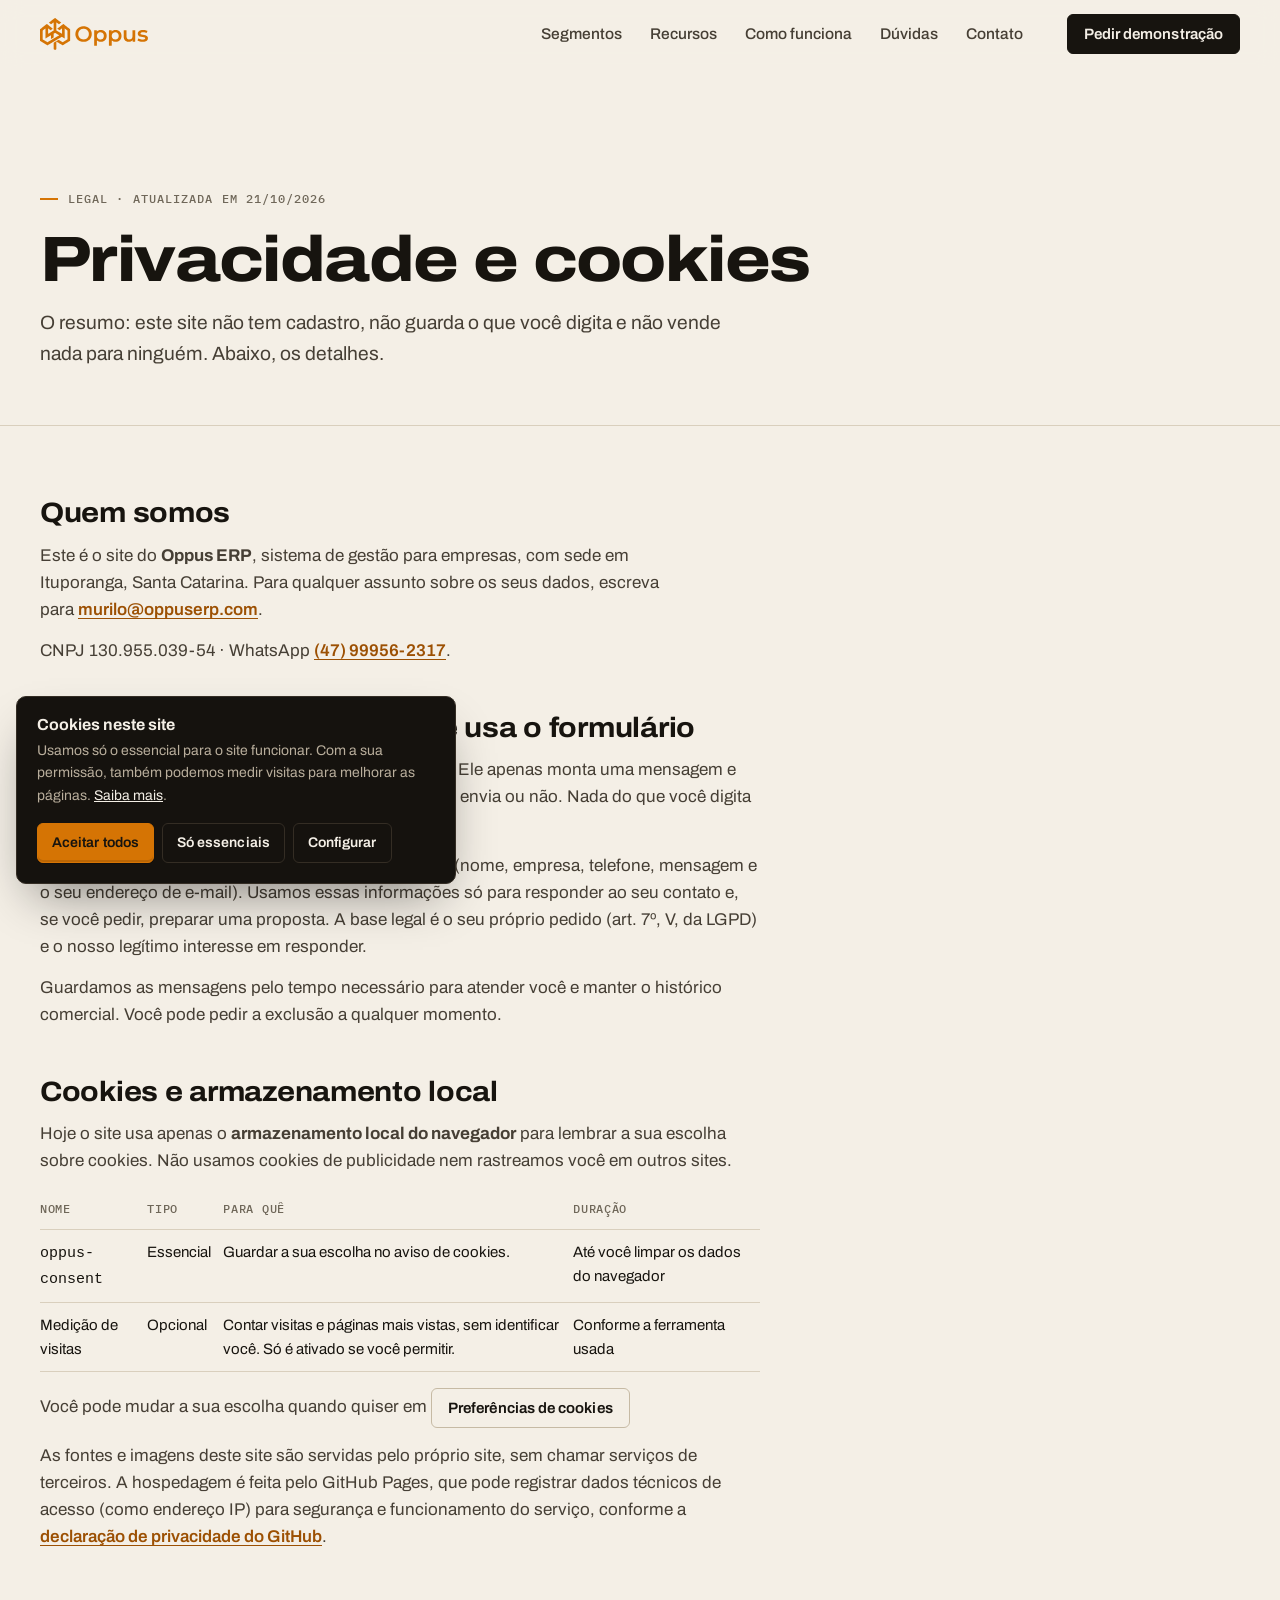
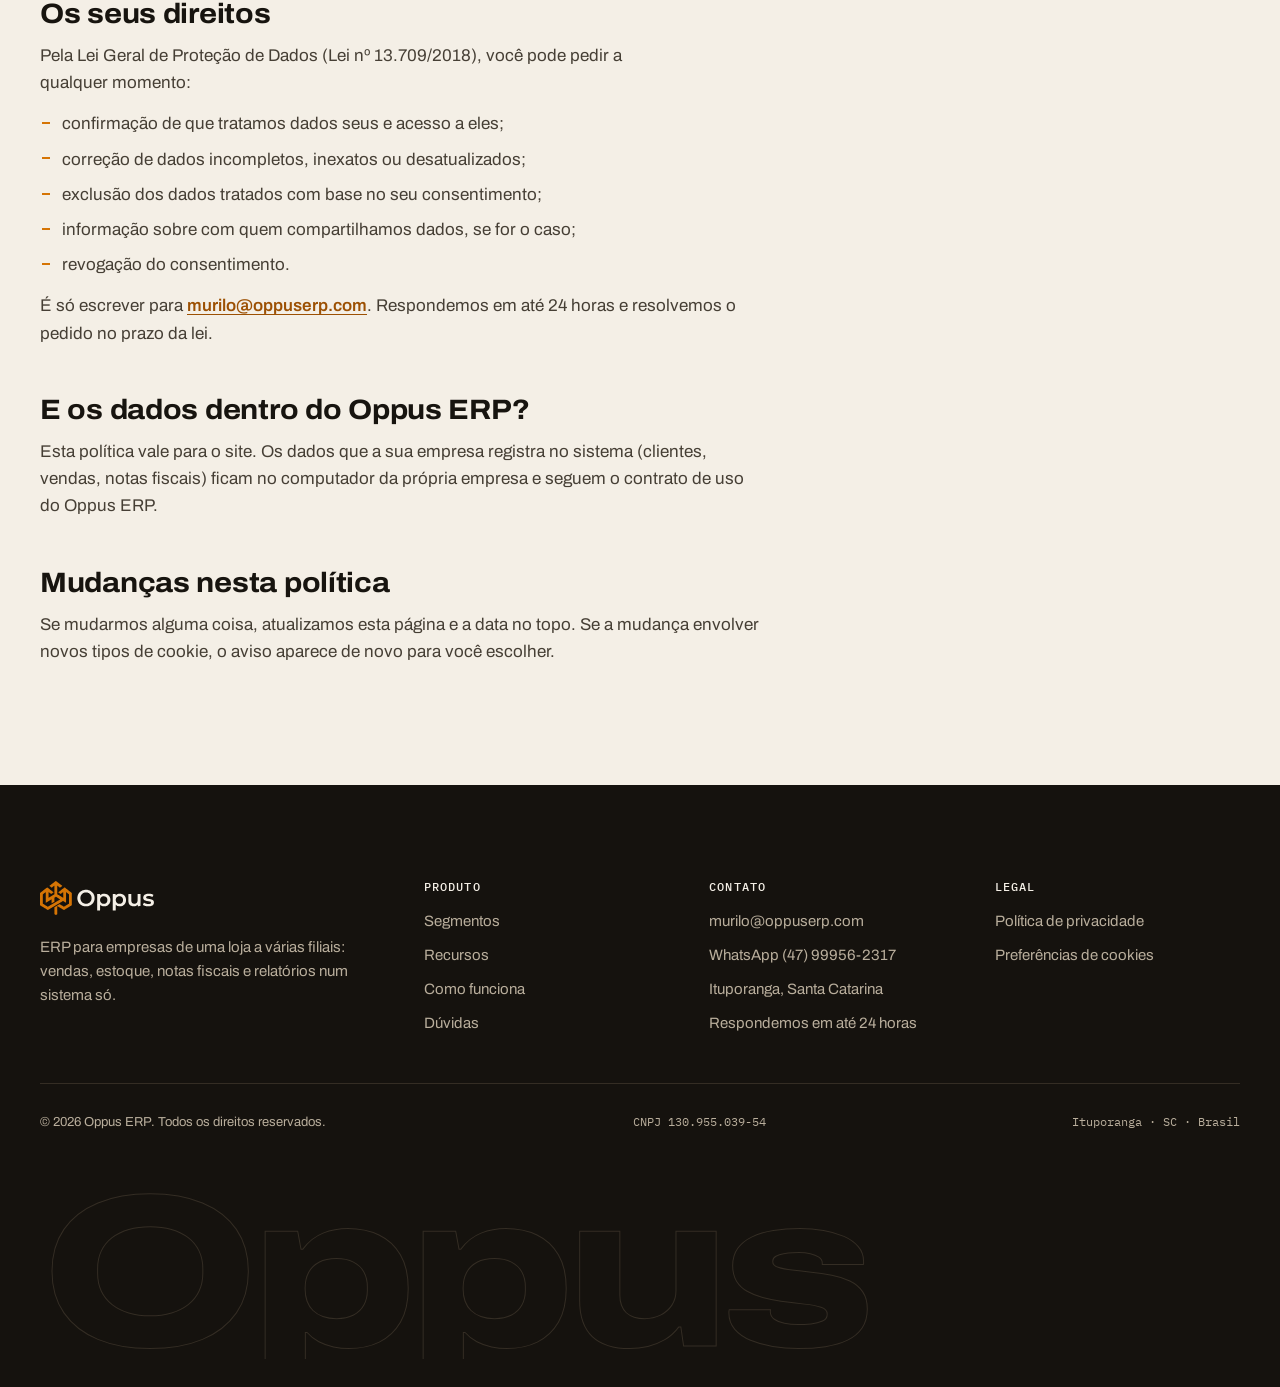
<file: privacidade.html>
<!doctype html>
<html lang="pt-BR" class="no-js">
<head>
  <meta charset="utf-8">
  <meta name="viewport" content="width=device-width, initial-scale=1, viewport-fit=cover">
  <title>Política de privacidade e cookies · Oppus ERP</title>
  <meta name="description" content="Como o site do Oppus ERP trata os seus dados e usa cookies, em linguagem direta e de acordo com a LGPD (Lei nº 13.709/2018).">
  <link rel="canonical" href="https://oppuserp.com/privacidade.html">
  <meta name="robots" content="index, follow">
  <meta name="theme-color" content="#f4efe6">

  <meta property="og:type" content="website">
  <meta property="og:locale" content="pt_BR">
  <meta property="og:site_name" content="Oppus ERP">
  <meta property="og:title" content="Política de privacidade e cookies · Oppus ERP">
  <meta property="og:description" content="Como o site do Oppus ERP trata os seus dados e usa cookies, de acordo com a LGPD.">
  <meta property="og:url" content="https://oppuserp.com/privacidade.html">
  <meta property="og:image" content="https://oppuserp.com/assets/img/og-image.jpg">
  <meta property="og:image:width" content="1200">
  <meta property="og:image:height" content="630">
  <meta name="twitter:card" content="summary_large_image">

  <link rel="icon" href="favicon.ico" sizes="48x48">
  <link rel="icon" href="favicon.svg" type="image/svg+xml">
  <link rel="apple-touch-icon" href="apple-touch-icon.png">
  <link rel="manifest" href="site.webmanifest">

  <link rel="preload" href="assets/fonts/archivo.woff2" as="font" type="font/woff2" crossorigin>
  <link rel="stylesheet" href="assets/css/site.css">
  <script>document.documentElement.classList.remove('no-js')</script>
</head>
<body>
  <a class="skip" href="#conteudo">Pular para o conteúdo</a>

  <header class="site-header">
    <div class="wrap header-row">
      <a class="brand" href="./" aria-label="Oppus ERP, página inicial">
        <img src="assets/img/logo.svg" alt="Oppus" width="965" height="287">
      </a>
      <nav class="nav" aria-label="Principal">
        <a href="./#segmentos">Segmentos</a>
        <a href="./#recursos">Recursos</a>
        <a href="./#como-funciona">Como funciona</a>
        <a href="./#faq">Dúvidas</a>
        <a href="./#contato">Contato</a>
      </nav>
      <a class="btn btn-ink btn-sm header-cta" href="./#contato">Pedir demonstração</a>
      <button class="menu-btn" type="button" aria-expanded="false" aria-controls="menu-movel" aria-label="Abrir menu">
        <svg viewBox="0 0 24 24" fill="none" stroke="currentColor" stroke-width="1.75" stroke-linecap="round" aria-hidden="true"><path class="i-open" d="M4 7h16M4 12h16M4 17h16"/><path class="i-close" d="M6 6l12 12M18 6 6 18" style="display:none"/></svg>
      </button>
    </div>
  </header>

  <nav class="mobile-nav" id="menu-movel" aria-label="Menu">
    <a href="./#segmentos">Segmentos <span>01</span></a>
    <a href="./#recursos">Recursos <span>02</span></a>
    <a href="./#como-funciona">Como funciona <span>03</span></a>
    <a href="./#faq">Dúvidas <span>04</span></a>
    <a href="./#contato">Contato <span>05</span></a>
    <a class="btn btn-primary" href="./#contato">Pedir demonstração</a>
  </nav>

  <main id="conteudo">
    <section class="page-hero">
      <div class="wrap">
        <p class="eyebrow">Legal · atualizada em 21/10/2026</p>
        <h1 class="display">Privacidade e cookies</h1>
        <p class="lede">O resumo: este site não tem cadastro, não guarda o que você digita e não vende nada para ninguém. Abaixo, os detalhes.</p>
      </div>
    </section>

    <div class="wrap">
      <article class="prose">
        <h2>Quem somos</h2>
        <p>Este é o site do <strong>Oppus ERP</strong>, sistema de gestão para empresas, com sede em Ituporanga, Santa Catarina. Para qualquer assunto sobre os seus dados, escreva para <a href="mailto:murilo@oppuserp.com?subject=Privacidade">murilo@oppuserp.com</a>.</p>
        <p>CNPJ 130.955.039-54 · WhatsApp <a href="https://wa.me/5547999562317" rel="noopener">(47) 99956-2317</a>.</p>

        <h2>O que acontece quando você usa o formulário</h2>
        <p>O formulário de contato <strong>não envia nada pela internet</strong>. Ele apenas monta uma mensagem e abre o seu próprio programa de e-mail. Você decide se envia ou não. Nada do que você digita fica gravado neste site.</p>
        <p>Se você enviar o e-mail, recebemos o que estiver nele (nome, empresa, telefone, mensagem e o seu endereço de e-mail). Usamos essas informações só para responder ao seu contato e, se você pedir, preparar uma proposta. A base legal é o seu próprio pedido (art. 7º, V, da LGPD) e o nosso legítimo interesse em responder.</p>
        <p>Guardamos as mensagens pelo tempo necessário para atender você e manter o histórico comercial. Você pode pedir a exclusão a qualquer momento.</p>

        <h2 id="cookies">Cookies e armazenamento local</h2>
        <p>Hoje o site usa apenas o <strong>armazenamento local do navegador</strong> para lembrar a sua escolha sobre cookies. Não usamos cookies de publicidade nem rastreamos você em outros sites.</p>
        <div class="table-scroll">
          <table>
            <thead><tr><th>Nome</th><th>Tipo</th><th>Para quê</th><th>Duração</th></tr></thead>
            <tbody>
              <tr><td><code>oppus-consent</code></td><td>Essencial</td><td>Guardar a sua escolha no aviso de cookies.</td><td>Até você limpar os dados do navegador</td></tr>
              <tr><td>Medição de visitas</td><td>Opcional</td><td>Contar visitas e páginas mais vistas, sem identificar você. Só é ativado se você permitir.</td><td>Conforme a ferramenta usada</td></tr>
            </tbody>
          </table>
        </div>
        <p>Você pode mudar a sua escolha quando quiser em <button class="btn btn-ghost btn-sm" type="button" data-cookie-prefs style="vertical-align:middle">Preferências de cookies</button></p>
        <p>As fontes e imagens deste site são servidas pelo próprio site, sem chamar serviços de terceiros. A hospedagem é feita pelo GitHub Pages, que pode registrar dados técnicos de acesso (como endereço IP) para segurança e funcionamento do serviço, conforme a <a href="https://docs.github.com/pt/site-policy/privacy-policies/github-general-privacy-statement" rel="noopener">declaração de privacidade do GitHub</a>.</p>

        <h2>Os seus direitos</h2>
        <p>Pela Lei Geral de Proteção de Dados (Lei nº 13.709/2018), você pode pedir a qualquer momento:</p>
        <ul>
          <li>confirmação de que tratamos dados seus e acesso a eles;</li>
          <li>correção de dados incompletos, inexatos ou desatualizados;</li>
          <li>exclusão dos dados tratados com base no seu consentimento;</li>
          <li>informação sobre com quem compartilhamos dados, se for o caso;</li>
          <li>revogação do consentimento.</li>
        </ul>
        <p>É só escrever para <a href="mailto:murilo@oppuserp.com?subject=LGPD">murilo@oppuserp.com</a>. Respondemos em até 24 horas e resolvemos o pedido no prazo da lei.</p>

        <h2>E os dados dentro do Oppus ERP?</h2>
        <p>Esta política vale para o site. Os dados que a sua empresa registra no sistema (clientes, vendas, notas fiscais) ficam no computador da própria empresa e seguem o contrato de uso do Oppus ERP.</p>

        <h2>Mudanças nesta política</h2>
        <p>Se mudarmos alguma coisa, atualizamos esta página e a data no topo. Se a mudança envolver novos tipos de cookie, o aviso aparece de novo para você escolher.</p>
      </article>
    </div>
  </main>

  <footer class="site-footer">
    <div class="wrap">
      <div class="footer-top">
        <div class="footer-brand">
          <img src="assets/img/logo-light.svg" alt="Oppus" width="965" height="287" loading="lazy">
          <p>ERP para empresas de uma loja a várias filiais: vendas, estoque, notas fiscais e relatórios num sistema só.</p>
        </div>
        <div>
          <h2>Produto</h2>
          <ul>
            <li><a href="./#segmentos">Segmentos</a></li>
            <li><a href="./#recursos">Recursos</a></li>
            <li><a href="./#como-funciona">Como funciona</a></li>
            <li><a href="./#faq">Dúvidas</a></li>
          </ul>
        </div>
        <div>
          <h2>Contato</h2>
          <ul>
            <li><a href="mailto:murilo@oppuserp.com">murilo@oppuserp.com</a></li>
            <li><a href="https://wa.me/5547999562317" rel="noopener">WhatsApp (47) 99956-2317</a></li>
            <li>Ituporanga, Santa Catarina</li>
            <li>Respondemos em até 24 horas</li>
          </ul>
        </div>
        <div>
          <h2>Legal</h2>
          <ul>
            <li><a href="privacidade.html" aria-current="page">Política de privacidade</a></li>
            <li><button class="linkish" type="button" data-cookie-prefs>Preferências de cookies</button></li>
          </ul>
        </div>
      </div>
      <div class="footer-bottom">
        <span>© <span data-year>2026</span> Oppus ERP. Todos os direitos reservados.</span>
        <span class="mono">CNPJ 130.955.039-54</span>
        <span class="mono">Ituporanga · SC · Brasil</span>
      </div>
      <div class="footer-huge" aria-hidden="true">Oppus</div>
    </div>
  </footer>

  <script src="assets/js/site.js" defer></script>
</body>
</html>
</file>
<file: assets/css/site.css>
/* Oppus ERP — site institucional
   Paleta: papel quente, tinta escura e o laranja da logo (#D57404).
   Azul = NF-e (peças/produtos), verde-petróleo = NFS-e (serviços), como no ERP. */

@font-face {
  font-family: "Archivo";
  src: url("../fonts/archivo.woff2") format("woff2");
  font-weight: 100 900;
  font-stretch: 62% 125%;
  font-display: swap;
}
@font-face {
  font-family: "Plex Mono";
  src: url("../fonts/plexmono-400.woff2") format("woff2");
  font-weight: 400;
  font-display: swap;
}
@font-face {
  font-family: "Plex Mono";
  src: url("../fonts/plexmono-500.woff2") format("woff2");
  font-weight: 500;
  font-display: swap;
}

:root {
  color-scheme: light;

  --paper: #f4efe6;
  --paper-2: #ebe4d7;
  --card: #fffdf8;
  --ink: #17140f;
  --ink-2: #463f35;
  --ink-3: #6f6759;
  --line: #d9cfbd;
  --line-2: #c6baa4;

  --orange: #d57404;
  --orange-ink: #9c5003;
  --orange-soft: #f8e3c6;

  --night: #15120e;
  --night-2: #1f1b15;
  --night-line: #342d24;
  --cream: #f4efe6;
  --cream-2: #b9ae9c;

  --sky: #1f6fb5;
  --sky-soft: #dceaf6;
  --teal: #0f7a70;
  --teal-soft: #d6efea;
  --ok: #18794e;

  --sans: "Archivo", "Segoe UI", system-ui, -apple-system, sans-serif;
  --mono: "Plex Mono", ui-monospace, "Cascadia Mono", Consolas, monospace;

  --wrap: 1240px;
  --gutter: clamp(16px, 4vw, 40px);
  --radius: 6px;
  --header-h: 68px;
  --ease: cubic-bezier(.2, .7, .2, 1);
}

*, *::before, *::after { box-sizing: border-box; }
html { -webkit-text-size-adjust: 100%; scroll-behavior: smooth; scroll-padding-top: calc(var(--header-h) + 16px); }
body {
  margin: 0;
  background: var(--paper);
  color: var(--ink);
  font-family: var(--sans);
  font-size: 1.0625rem;
  line-height: 1.6;
  font-stretch: 100%;
  -webkit-font-smoothing: antialiased;
  text-rendering: optimizeLegibility;
  overflow-x: hidden;
}
img, svg { display: block; max-width: 100%; }
a { color: inherit; }
button, input, select, textarea { font: inherit; color: inherit; }
h1, h2, h3, h4 { margin: 0; line-height: 1.05; text-wrap: balance; }
p { margin: 0; text-wrap: pretty; }
ul, ol { margin: 0; padding: 0; list-style: none; }
::selection { background: var(--orange); color: var(--ink); }
:focus-visible { outline: 2px solid var(--orange); outline-offset: 3px; border-radius: 2px; }

.sr-only {
  position: absolute !important; width: 1px; height: 1px; padding: 0; margin: -1px;
  overflow: hidden; clip: rect(0 0 0 0); white-space: nowrap; border: 0;
}
.skip {
  position: fixed; left: 16px; top: -60px; z-index: 100;
  background: var(--ink); color: var(--cream); padding: 10px 16px; border-radius: var(--radius);
  text-decoration: none; transition: top .2s;
}
.skip:focus { top: 12px; }

.wrap { width: 100%; max-width: calc(var(--wrap) + var(--gutter) * 2); margin: 0 auto; padding: 0 var(--gutter); }

/* ---------- tipografia ---------- */
.eyebrow {
  display: inline-flex; align-items: center; gap: 10px;
  font-family: var(--mono); font-weight: 500; font-size: .75rem;
  letter-spacing: .09em; text-transform: uppercase; color: var(--ink-3);
}
.eyebrow::before { content: ""; width: 18px; height: 2px; background: var(--orange); }
.display {
  font-size: clamp(2.5rem, 5.4vw, 4.85rem);
  font-weight: 780; font-stretch: 116%;
  letter-spacing: -.025em; line-height: .96;
}
.h2 {
  font-size: clamp(2rem, 4.4vw, 3.5rem);
  font-weight: 760; font-stretch: 112%;
  letter-spacing: -.02em; line-height: 1;
}
.h3 { font-size: 1.25rem; font-weight: 660; letter-spacing: -.005em; line-height: 1.2; }
.lede { font-size: clamp(1.0625rem, 1.5vw, 1.25rem); color: var(--ink-2); max-width: 36em; }
.muted { color: var(--ink-3); }
.mono { font-family: var(--mono); }
.accent { color: var(--orange); }
.num { font-variant-numeric: tabular-nums; }

/* ---------- botões ---------- */
.btn {
  --b: var(--ink);
  display: inline-flex; align-items: center; justify-content: center; gap: 10px;
  min-height: 48px; padding: 0 22px;
  border: 1.5px solid var(--b); border-radius: var(--radius);
  font-weight: 620; font-size: 1rem; letter-spacing: .005em; text-decoration: none;
  cursor: pointer; white-space: nowrap;
  transition: background-color .18s, color .18s, border-color .18s, transform .18s var(--ease), box-shadow .18s;
}
.btn svg { width: 18px; height: 18px; flex: none; transition: transform .2s var(--ease); }
.btn:hover svg.arrow { transform: translateX(3px); }
.btn:active { transform: translateY(1px); }
.btn-primary { background: var(--orange); --b: var(--orange); color: var(--ink); box-shadow: 0 1px 0 rgba(0,0,0,.25), inset 0 -2px 0 rgba(0,0,0,.12); }
.btn-primary:hover { background: #e3820f; --b: #e3820f; }
.btn-ink { background: var(--ink); color: var(--cream); }
.btn-ink:hover { background: #2a251d; --b: #2a251d; }
.btn-ghost { background: transparent; color: var(--ink); --b: var(--line-2); }
.btn-ghost:hover { --b: var(--ink); background: var(--card); }
.btn-sm { min-height: 40px; padding: 0 16px; font-size: .9375rem; }

.kbd {
  display: inline-block; font-family: var(--mono); font-size: .72rem; font-weight: 500;
  padding: 1px 6px; border: 1px solid var(--line-2); border-bottom-width: 2px; border-radius: 4px;
  background: var(--card); color: var(--ink-2); line-height: 1.5; vertical-align: 1px;
}

.tag {
  display: inline-flex; align-items: center; gap: 6px;
  font-family: var(--mono); font-size: .72rem; font-weight: 500; letter-spacing: .02em;
  padding: 3px 8px; border-radius: 4px; border: 1px solid var(--line); background: var(--card); color: var(--ink-2);
  white-space: nowrap;
}
.tag-nfe { background: var(--sky-soft); border-color: #b7d3ec; color: #154f84; }
.tag-nfse { background: var(--teal-soft); border-color: #a9dcd3; color: #0b5a53; }
.tag-orange { background: var(--orange-soft); border-color: #f0c991; color: var(--orange-ink); }

/* ---------- cabeçalho ---------- */
.site-header {
  position: sticky; top: 0; z-index: 40;
  background: color-mix(in srgb, var(--paper) 88%, transparent);
  -webkit-backdrop-filter: saturate(1.4) blur(10px); backdrop-filter: saturate(1.4) blur(10px);
  border-bottom: 1px solid transparent; transition: border-color .2s;
}
.site-header.is-scrolled { border-bottom-color: var(--line); }
.header-row { display: flex; align-items: center; gap: 32px; height: var(--header-h); }
.brand { display: inline-flex; align-items: center; flex: none; text-decoration: none; }
.brand img { height: 32px; width: auto; }
.nav { display: flex; gap: 4px; margin-left: auto; }
.nav a {
  position: relative; padding: 8px 12px; text-decoration: none; font-size: .9688rem; font-weight: 520; color: var(--ink-2);
  border-radius: var(--radius); transition: color .15s, background-color .15s;
}
.nav a:hover { color: var(--ink); background: var(--paper-2); }
.header-cta { flex: none; }
.menu-btn {
  display: none; margin-left: auto; width: 44px; height: 44px; align-items: center; justify-content: center;
  border: 1.5px solid var(--line-2); border-radius: var(--radius); background: var(--card); cursor: pointer;
}
.menu-btn svg { width: 22px; height: 22px; }

.mobile-nav {
  position: fixed; inset: var(--header-h) 0 0 0; z-index: 39;
  background: var(--paper); padding: 24px var(--gutter) 40px;
  display: flex; flex-direction: column; gap: 4px; overflow-y: auto;
  transform: translateY(-8px); opacity: 0; visibility: hidden;
  transition: opacity .2s, transform .25s var(--ease), visibility 0s .25s;
}
.mobile-nav.is-open { opacity: 1; transform: none; visibility: visible; transition: opacity .2s, transform .25s var(--ease); }
.mobile-nav a:not(.btn) {
  display: flex; justify-content: space-between; align-items: center;
  padding: 16px 4px; border-bottom: 1px solid var(--line);
  font-size: 1.5rem; font-weight: 700; font-stretch: 112%; letter-spacing: -.01em; text-decoration: none;
}
.mobile-nav a:not(.btn) span { font-family: var(--mono); font-size: .75rem; font-weight: 500; color: var(--ink-3); font-stretch: 100%; }
.mobile-nav .btn { margin-top: 24px; }
body.nav-open { overflow: hidden; }

/* ---------- hero ---------- */
.hero { position: relative; padding: clamp(40px, 7vw, 96px) 0 clamp(56px, 8vw, 112px); overflow: hidden; }
.hero::before {
  content: ""; position: absolute; inset: 0; pointer-events: none;
  background-image:
    repeating-linear-gradient(60deg, rgba(23,20,15,.055) 0 1px, transparent 1px 44px),
    repeating-linear-gradient(-60deg, rgba(23,20,15,.055) 0 1px, transparent 1px 44px);
  -webkit-mask-image: radial-gradient(ellipse 60% 70% at 78% 40%, #000 0%, transparent 75%);
  mask-image: radial-gradient(ellipse 60% 70% at 78% 40%, #000 0%, transparent 75%);
}
.hero-grid { position: relative; display: grid; grid-template-columns: minmax(0, 1.08fr) minmax(0, .92fr); gap: clamp(32px, 5vw, 72px); align-items: center; }
.hero-copy .eyebrow { margin-bottom: 28px; }
.hero h1 .accent { display: block; }
.hero .lede { margin-top: 28px; }
.hero-actions { display: flex; flex-wrap: wrap; gap: 12px; margin-top: 36px; }
.hero-facts { display: flex; flex-wrap: wrap; gap: 10px 28px; margin-top: 44px; padding-top: 22px; border-top: 1px solid var(--line); max-width: 560px; }
.hero-facts li { display: flex; align-items: center; gap: 8px; font-family: var(--mono); font-size: .8rem; color: var(--ink-2); }
.hero-facts svg { width: 16px; height: 16px; color: var(--orange); flex: none; }

/* cenário do hero: a venda/OS que vira duas notas */
.demo { position: relative; }
.demo-switch {
  display: inline-flex; gap: 2px; padding: 3px; margin-bottom: 14px;
  background: var(--paper-2); border: 1px solid var(--line); border-radius: 8px;
}
.demo-switch button {
  border: 0; background: transparent; cursor: pointer;
  padding: 6px 12px; border-radius: 5px; font-size: .8125rem; font-weight: 560; color: var(--ink-3);
  transition: background-color .15s, color .15s;
}
.demo-switch button[aria-selected="true"] { background: var(--card); color: var(--ink); box-shadow: 0 1px 2px rgba(23,20,15,.12); }

.ticket {
  position: relative; background: var(--card); border: 1px solid var(--line);
  border-bottom: 0; border-radius: 8px 8px 0 0;
  padding: 22px 24px 18px; box-shadow: 0 30px 60px -30px rgba(60,40,10,.35), 0 2px 0 rgba(23,20,15,.03);
}
.ticket::after {
  content: ""; position: absolute; left: -1px; right: -1px; bottom: -11px; height: 12px;
  background:
    radial-gradient(circle at 8px 12px, transparent 5.5px, var(--card) 6px) 0 0 / 16px 12px repeat-x;
  filter: drop-shadow(0 1px 0 var(--line));
}
.ticket-head { display: flex; align-items: flex-start; justify-content: space-between; gap: 12px; padding-bottom: 14px; border-bottom: 1px dashed var(--line-2); }
.ticket-kind { font-family: var(--mono); font-size: .7rem; letter-spacing: .1em; text-transform: uppercase; color: var(--ink-3); }
.ticket-no { font-size: 1.375rem; font-weight: 740; font-stretch: 110%; letter-spacing: -.01em; margin-top: 2px; }
.ticket-who { font-size: .875rem; color: var(--ink-3); margin-top: 2px; }
.pill {
  display: inline-flex; align-items: center; gap: 6px; flex: none;
  font-size: .75rem; font-weight: 600; padding: 3px 9px; border-radius: 99px;
  background: var(--orange-soft); color: var(--orange-ink); border: 1px solid #f0c991;
}
.pill::before { content: ""; width: 6px; height: 6px; border-radius: 50%; background: currentColor; }
.pill.ok { background: #dff3e8; color: var(--ok); border-color: #b4e0c7; }
.pill.wait::before { animation: blink 1s steps(2) infinite; }
@keyframes blink { 50% { opacity: .2; } }

.lines { margin-top: 10px; font-size: .875rem; }
.lines li {
  display: grid; grid-template-columns: 8px minmax(0, 1fr) auto auto; gap: 10px; align-items: baseline;
  padding: 7px 0; border-bottom: 1px solid #efe8db;
}
.lines li::before { content: ""; width: 8px; height: 8px; border-radius: 2px; align-self: center; }
.lines li.p::before { background: var(--sky); }
.lines li.s::before { background: var(--teal); }
.lines .d { min-width: 0; overflow: hidden; text-overflow: ellipsis; white-space: nowrap; }
.lines .q { font-family: var(--mono); font-size: .75rem; color: var(--ink-3); white-space: nowrap; }
.lines .v { font-family: var(--mono); font-size: .8125rem; font-weight: 500; text-align: right; min-width: 88px; }
.ticket-total { display: flex; justify-content: space-between; align-items: baseline; margin-top: 14px; }
.ticket-total span { font-size: .8125rem; color: var(--ink-3); }
.ticket-total strong { font-family: var(--mono); font-size: 1.375rem; font-weight: 500; letter-spacing: -.02em; }

.wires { display: block; width: 100%; height: 56px; margin-top: 11px; overflow: visible; }
.wires path { fill: none; stroke-width: 1.5; stroke-dasharray: 4 4; }
.wires .w-p { stroke: var(--sky); }
.wires .w-s { stroke: var(--teal); }
.wires circle { r: 3.5; }

.docs { display: grid; grid-template-columns: 1fr 1fr; gap: 14px; }
.doc {
  position: relative; background: var(--card); border: 1px solid var(--line); border-radius: 8px;
  padding: 14px 16px; box-shadow: 0 16px 30px -22px rgba(60,40,10,.4);
  border-top: 3px solid var(--c);
}
.doc.nfe { --c: var(--sky); }
.doc.nfse { --c: var(--teal); }
.doc-kind { font-family: var(--mono); font-size: .7rem; font-weight: 500; letter-spacing: .06em; text-transform: uppercase; color: var(--c); }
.doc-sub { font-size: .8125rem; color: var(--ink-3); margin-top: 2px; }
.doc-val { font-family: var(--mono); font-size: 1.125rem; font-weight: 500; margin: 10px 0 10px; letter-spacing: -.02em; }
.doc .pill { font-size: .7rem; }
.doc.off { opacity: .45; }
.doc.off .doc-val { text-decoration: line-through; text-decoration-thickness: 1px; }
.demo-note { margin-top: 16px; font-size: .8125rem; color: var(--ink-3); display: flex; gap: 8px; align-items: flex-start; }
.demo-note svg { width: 16px; height: 16px; flex: none; margin-top: 3px; color: var(--orange); }
.demo [data-swap] { transition: opacity .25s; }
.demo.is-swapping [data-swap] { opacity: 0; }

/* ---------- seções ---------- */
.section { padding: clamp(72px, 10vw, 136px) 0; }
.section-head { display: grid; grid-template-columns: minmax(0, 1fr) minmax(0, 1fr); gap: 24px 64px; align-items: end; margin-bottom: clamp(40px, 6vw, 72px); }
.section-head .eyebrow { grid-column: 1 / -1; }
.section-head p { color: var(--ink-2); max-width: 34em; }
.rule { border: 0; border-top: 1px solid var(--line); margin: 0; }

/* segmentos */
.segments { border-top: 1px solid var(--line); }
.seg-tabs { display: flex; gap: 0; border-bottom: 1px solid var(--line); overflow-x: auto; scrollbar-width: none; scroll-snap-type: x proximity; }
.seg-tabs::-webkit-scrollbar { display: none; }
.seg-tabs button {
  position: relative; flex: 1 0 auto; border: 0; background: none; cursor: pointer; text-align: left;
  padding: 18px 20px 18px 0; margin-right: 20px; scroll-snap-align: start;
  font-size: 1rem; font-weight: 600; color: var(--ink-3); white-space: nowrap; transition: color .15s;
}
.seg-tabs button span { display: block; font-family: var(--mono); font-size: .7rem; font-weight: 500; color: var(--ink-3); margin-bottom: 2px; }
.seg-tabs button::after {
  content: ""; position: absolute; left: 0; right: 0; bottom: -1px; height: 3px; background: var(--orange);
  transform: scaleX(0); transform-origin: left; transition: transform .3s var(--ease);
}
.seg-tabs button:hover { color: var(--ink); }
.seg-tabs button[aria-selected="true"] { color: var(--ink); }
.seg-tabs button[aria-selected="true"]::after { transform: scaleX(1); }
.seg-panel { display: grid; grid-template-columns: minmax(0, 1.05fr) minmax(0, .95fr); gap: clamp(32px, 6vw, 96px); padding-top: clamp(32px, 5vw, 56px); }
.seg-panel[hidden] { display: none; }
.seg-panel h3 { font-size: clamp(1.625rem, 3vw, 2.375rem); font-weight: 740; font-stretch: 110%; letter-spacing: -.015em; }
.seg-panel .lede { margin-top: 18px; }
.seg-list li { display: grid; grid-template-columns: 28px 1fr; gap: 8px; padding: 14px 0; border-bottom: 1px solid var(--line); }
.seg-list li:first-child { border-top: 1px solid var(--line); }
.seg-list li > b { font-family: var(--mono); font-size: .75rem; font-weight: 500; color: var(--orange-ink); padding-top: 3px; }
.seg-mods { display: flex; flex-wrap: wrap; gap: 6px; margin-top: 24px; }

/* recursos (livro-razão) */
.ledger { border-top: 2px solid var(--ink); }
.ledger-row {
  display: grid; grid-template-columns: 72px minmax(0, 1fr) minmax(0, 1.35fr); gap: 16px 32px;
  padding: 28px 0; border-bottom: 1px solid var(--line); position: relative;
}
.ledger-row::before {
  content: ""; position: absolute; inset: 0 calc(var(--gutter) * -0.5); background: var(--card);
  opacity: 0; transition: opacity .2s; z-index: -1; border-radius: 4px;
}
.ledger-row:hover::before { opacity: 1; }
.ledger-no { font-family: var(--mono); font-size: .875rem; font-weight: 500; color: var(--orange-ink); padding-top: 4px; }
.ledger-row h3 { font-size: clamp(1.25rem, 2vw, 1.5rem); font-weight: 700; font-stretch: 108%; letter-spacing: -.01em; }
.ledger-row p { color: var(--ink-2); }
.ledger-tags { display: flex; flex-wrap: wrap; gap: 6px; margin-top: 14px; }

/* fluxo (escuro) */
.dark { background: var(--night); color: var(--cream); position: relative; overflow: hidden; }
.dark .eyebrow { color: var(--cream-2); }
.dark .section-head p, .dark .muted { color: var(--cream-2); }
.dark .accent { color: #f0952c; }
.flow { position: relative; display: grid; grid-template-columns: repeat(6, minmax(0, 1fr)); gap: 0; counter-reset: step; }
.flow::before { content: ""; position: absolute; left: 0; right: 0; top: 23px; height: 1px; background: var(--night-line); }
.flow-step { position: relative; padding-right: 24px; }
.flow-dot {
  position: relative; z-index: 1; width: 46px; height: 46px; display: grid; place-items: center;
  background: var(--night); border: 1px solid var(--night-line); border-radius: 50%; margin-bottom: 28px;
  font-family: var(--mono); font-size: .8rem; color: var(--cream-2);
  transition: border-color .4s, color .4s, background-color .4s;
}
.flow-step.is-lit .flow-dot { border-color: var(--orange); color: var(--ink); background: var(--orange); }
.flow::after { content: ""; position: absolute; left: 0; top: 23px; height: 1px; width: var(--flow, 0%); background: var(--orange); transition: width .5s linear; }
.flow-step h3 { font-size: 1.125rem; font-weight: 680; margin-bottom: 10px; }
.flow-step p { font-size: .9375rem; color: var(--cream-2); }
.flow-step .tag { margin-top: 14px; background: var(--night-2); border-color: var(--night-line); color: var(--cream-2); }
.flow-foot { margin-top: clamp(48px, 6vw, 80px); padding-top: 28px; border-top: 1px solid var(--night-line); display: flex; flex-wrap: wrap; gap: 16px 48px; justify-content: space-between; align-items: center; }
.flow-foot p { max-width: 40em; color: var(--cream-2); }
.flow-foot strong { color: var(--cream); font-weight: 600; }

/* prints do sistema (espaços reservados) */
.shots { display: grid; grid-template-columns: minmax(0, 1fr); gap: clamp(32px, 5vw, 64px); }
.shot { margin: 0; }
.shot-main { grid-column: 1 / -1; }
.shot-half { grid-column: span 6; }
.shot-frame {
  background: var(--card); border: 1px solid var(--line-2); border-radius: 10px; overflow: hidden;
  box-shadow: 0 40px 80px -50px rgba(60,40,10,.5);
}
.shot-bar { display: flex; align-items: center; gap: 12px; height: 34px; padding: 0 0 0 14px; border-bottom: 1px solid var(--line); background: #faf6ef; }
.shot-bar img { width: 14px; height: 14px; }
.shot-bar > span:first-of-type { font-size: .75rem; color: var(--ink-3); flex: 1; min-width: 0; overflow: hidden; text-overflow: ellipsis; white-space: nowrap; }
.shot-ctl { display: flex; height: 100%; flex: none; }
.shot-ctl i { width: 40px; display: grid; place-items: center; }
.shot-ctl i::before { content: ""; width: 9px; height: 9px; border: 1px solid var(--ink-3); opacity: .7; }
.shot-ctl i:first-child::before { height: 0; border-width: 1px 0 0; }
.shot-ctl i:last-child::before { border: 0; width: 11px; height: 11px; background: linear-gradient(45deg, transparent 47%, var(--ink-3) 47% 53%, transparent 53%), linear-gradient(-45deg, transparent 47%, var(--ink-3) 47% 53%, transparent 53%); }
.shot-body { position: relative; background: var(--paper-2); }
.shot-body img { width: 100%; height: 100%; object-fit: cover; object-position: top left; }
.shot-slot {
  position: absolute; inset: 0; display: flex; flex-direction: column; align-items: center; justify-content: center; gap: 6px;
  text-align: center; padding: 16px;
  background: repeating-linear-gradient(-45deg, transparent 0 12px, rgba(213,116,4,.07) 12px 13px), var(--paper-2);
  color: var(--ink-3); font-size: .875rem;
}
.shot-slot b { font-family: var(--mono); font-size: .72rem; font-weight: 500; letter-spacing: .1em; color: var(--orange-ink); }
.shot-slot strong { font-size: 1.0625rem; color: var(--ink-2); font-weight: 650; }
.shot-slot code { font-family: var(--mono); font-size: .72rem; }
.shot figcaption { display: flex; gap: 12px; margin-top: 14px; font-size: .9375rem; color: var(--ink-2); }
.shot figcaption b { font-family: var(--mono); font-size: .75rem; font-weight: 500; color: var(--orange-ink); padding-top: 3px; flex: none; }

/* porte */
.scale { display: grid; grid-template-columns: minmax(0, 1fr) minmax(0, 1fr); gap: clamp(40px, 7vw, 112px); align-items: start; }
.scale-bars { margin-top: 40px; display: grid; gap: 10px; max-width: 460px; }
.scale-bar { display: grid; grid-template-columns: 120px 1fr; align-items: center; gap: 14px; font-size: .875rem; color: var(--ink-2); }
.scale-bar i { display: flex; gap: 4px; }
.scale-bar i::before, .scale-bar i b { content: ""; }
.scale-bar i b { width: 22px; height: 26px; border-radius: 3px; background: var(--orange); }
.scale-bar i b.l { background: var(--ink); }
.scale-bar i b.g { background: var(--line-2); }
.ctrl-list li { display: grid; grid-template-columns: 40px 1fr; gap: 16px; padding: 22px 0; border-bottom: 1px solid var(--line); }
.ctrl-list li:first-child { border-top: 2px solid var(--ink); }
.ctrl-list svg { width: 26px; height: 26px; color: var(--orange); margin-top: 2px; }
.ctrl-list h3 { font-size: 1.0625rem; font-weight: 660; margin-bottom: 4px; }
.ctrl-list p { color: var(--ink-2); font-size: .9688rem; }

/* implantação */
.steps { display: grid; grid-template-columns: repeat(3, minmax(0, 1fr)); gap: 0; border-top: 2px solid var(--ink); }
.step { padding: 28px 28px 8px 0; border-right: 1px solid var(--line); }
.step + .step { padding-left: 28px; }
.step:last-child { border-right: 0; }
.step-no { font-size: clamp(3rem, 6vw, 4.5rem); font-weight: 800; font-stretch: 120%; line-height: 1; color: transparent; -webkit-text-stroke: 1.5px var(--orange); letter-spacing: -.03em; }
.step h3 { margin: 22px 0 8px; }
.step p { color: var(--ink-2); }

/* faq */
.faq-grid { display: grid; grid-template-columns: minmax(0, .8fr) minmax(0, 1.2fr); gap: clamp(32px, 6vw, 96px); align-items: start; }
.faq-aside { position: sticky; top: calc(var(--header-h) + 32px); }
.faq-aside p { margin-top: 20px; color: var(--ink-2); }
.faq-aside a { color: var(--orange-ink); font-weight: 600; text-underline-offset: 3px; }
.faq { border-top: 2px solid var(--ink); }
.faq details { border-bottom: 1px solid var(--line); }
.faq summary {
  list-style: none; cursor: pointer; display: grid; grid-template-columns: 1fr 28px; gap: 16px; align-items: center;
  padding: 22px 0; font-size: 1.125rem; font-weight: 620; line-height: 1.35;
}
.faq summary::-webkit-details-marker { display: none; }
.faq summary i { width: 28px; height: 28px; border: 1.5px solid var(--line-2); border-radius: 50%; position: relative; transition: transform .25s var(--ease), background-color .2s, border-color .2s; }
.faq summary i::before, .faq summary i::after { content: ""; position: absolute; left: 50%; top: 50%; width: 10px; height: 1.5px; background: var(--ink); transform: translate(-50%, -50%); }
.faq summary i::after { transform: translate(-50%, -50%) rotate(90deg); transition: transform .25s var(--ease); }
.faq details[open] summary i { background: var(--orange); border-color: var(--orange); }
.faq details[open] summary i::after { transform: translate(-50%, -50%) rotate(0deg); }
.faq summary:hover i { border-color: var(--ink); }
.faq .answer { padding: 0 44px 24px 0; color: var(--ink-2); }
.faq .answer p + p { margin-top: 10px; }

/* contato */
.contact { background: var(--paper-2); border-top: 1px solid var(--line); }
.contact-grid { display: grid; grid-template-columns: minmax(0, .9fr) minmax(0, 1.1fr); gap: clamp(40px, 6vw, 96px); align-items: start; }
.sla {
  display: inline-flex; align-items: center; gap: 10px; margin-top: 28px;
  padding: 10px 14px; border-radius: var(--radius); background: var(--card); border: 1px solid var(--line);
  font-weight: 600; font-size: .9688rem;
}
.sla svg { width: 20px; height: 20px; color: var(--orange); }
.mailbox { margin-top: 36px; padding-top: 24px; border-top: 1px solid var(--line-2); }
.mailbox small { display: block; font-family: var(--mono); font-size: .72rem; letter-spacing: .08em; text-transform: uppercase; color: var(--ink-3); }
.mailbox-row { display: flex; flex-wrap: wrap; align-items: center; gap: 10px 14px; margin-top: 8px; }
.mailbox a { font-size: clamp(1.125rem, 2.2vw, 1.5rem); font-weight: 700; font-stretch: 108%; text-decoration: none; border-bottom: 2px solid var(--orange); overflow-wrap: anywhere; }
.copy-btn { display: inline-flex; align-items: center; gap: 6px; border: 1px solid var(--line-2); background: var(--card); border-radius: 5px; padding: 5px 10px; font-size: .8125rem; cursor: pointer; color: var(--ink-2); }
.copy-btn svg { width: 14px; height: 14px; }
.copy-btn.is-done { border-color: var(--ok); color: var(--ok); }

.form { background: var(--card); border: 1px solid var(--line); border-radius: 10px; padding: clamp(20px, 3.5vw, 36px); box-shadow: 0 30px 60px -45px rgba(60,40,10,.45); }
.form-grid { display: grid; grid-template-columns: 1fr 1fr; gap: 18px 16px; }
.field { display: flex; flex-direction: column; gap: 6px; min-width: 0; }
.field.full { grid-column: 1 / -1; }
.field label { font-size: .875rem; font-weight: 600; color: var(--ink-2); }
.field label em { font-style: normal; color: var(--ink-3); font-weight: 400; }
.field input, .field select, .field textarea {
  width: 100%; min-height: 48px; padding: 11px 14px; border: 1.5px solid var(--line); border-radius: var(--radius);
  background: #fff; font-size: 1rem; transition: border-color .15s, box-shadow .15s; appearance: none;
}
.field textarea { min-height: 120px; resize: vertical; line-height: 1.5; }
.field select { background-image: linear-gradient(45deg, transparent 50%, var(--ink-3) 50%), linear-gradient(-45deg, transparent 50%, var(--ink-3) 50%); background-position: right 18px top 21px, right 13px top 21px; background-size: 5px 5px; background-repeat: no-repeat; padding-right: 40px; }
.field input:hover, .field select:hover, .field textarea:hover { border-color: var(--line-2); }
.field input:focus, .field select:focus, .field textarea:focus { outline: none; border-color: var(--orange); box-shadow: 0 0 0 3px rgba(213,116,4,.18); }
.field .err { display: none; font-size: .8125rem; color: #b42318; }
.field.invalid input, .field.invalid textarea { border-color: #d92d20; }
.field.invalid .err { display: block; }
.form-foot { display: flex; flex-wrap: wrap; align-items: center; justify-content: space-between; gap: 16px; margin-top: 24px; }
.form-foot p { font-size: .8125rem; color: var(--ink-3); max-width: 30em; }
.form-foot p a { color: var(--ink-2); }
.form-done { display: none; margin-top: 18px; padding: 14px 16px; border-radius: var(--radius); background: #eaf6ef; border: 1px solid #b4e0c7; font-size: .9375rem; color: #11533a; }
.form-done.is-on { display: block; }
.form-done a { font-weight: 600; }

/* rodapé */
.site-footer { background: var(--night); color: var(--cream-2); padding: clamp(56px, 8vw, 96px) 0 32px; font-size: .9375rem; }
.footer-top { display: grid; grid-template-columns: minmax(0, 1.4fr) repeat(3, minmax(0, 1fr)); gap: 40px; padding-bottom: 48px; border-bottom: 1px solid var(--night-line); }
.footer-brand img { height: 34px; width: auto; }
.footer-brand p { margin-top: 20px; max-width: 26em; }
.site-footer h2 { font-family: var(--mono); font-size: .72rem; font-weight: 500; letter-spacing: .1em; text-transform: uppercase; color: var(--cream); margin-bottom: 16px; }
.site-footer li + li { margin-top: 10px; }
.site-footer a { text-decoration: none; transition: color .15s; }
.site-footer a:hover { color: var(--cream); }
.site-footer button.linkish { border: 0; background: none; padding: 0; cursor: pointer; color: inherit; text-align: left; }
.site-footer button.linkish:hover { color: var(--cream); }
.footer-bottom { display: flex; flex-wrap: wrap; gap: 12px 32px; justify-content: space-between; padding-top: 28px; font-size: .8125rem; }
.footer-bottom .mono { font-size: .75rem; }
.footer-huge {
  margin-top: 56px; font-size: clamp(4rem, 17vw, 15rem); font-weight: 800; font-stretch: 125%; line-height: .78;
  letter-spacing: -.04em; color: transparent; -webkit-text-stroke: 1px var(--night-line); user-select: none; white-space: nowrap; overflow: hidden;
}

/* cookies */
.cookie {
  position: fixed; z-index: 60; left: 16px; bottom: 16px; width: min(440px, calc(100vw - 32px));
  background: var(--night); color: var(--cream); border-radius: 10px; padding: 20px;
  box-shadow: 0 24px 48px -16px rgba(0,0,0,.45); border: 1px solid var(--night-line);
  transform: translateY(16px); opacity: 0; transition: transform .35s var(--ease), opacity .3s;
}
.cookie.is-on { transform: none; opacity: 1; }
.cookie h2 { font-size: 1rem; font-weight: 680; margin-bottom: 6px; }
.cookie p { font-size: .875rem; color: var(--cream-2); }
.cookie p a { color: var(--cream); }
.cookie-actions { display: flex; flex-wrap: wrap; gap: 8px; margin-top: 16px; }
.cookie .btn { min-height: 40px; padding: 0 14px; font-size: .875rem; }
.cookie .btn-ghost { color: var(--cream); --b: var(--night-line); }
.cookie .btn-ghost:hover { background: var(--night-2); --b: var(--cream-2); }
.cookie-prefs { display: none; margin-top: 16px; border-top: 1px solid var(--night-line); }
.cookie.show-prefs .cookie-prefs { display: block; }
.pref { display: grid; grid-template-columns: 1fr auto; gap: 4px 16px; align-items: center; padding: 14px 0; border-bottom: 1px solid var(--night-line); }
.pref strong { font-size: .875rem; }
.pref span { grid-column: 1; font-size: .8125rem; color: var(--cream-2); }
.pref .switch { grid-row: 1 / span 2; grid-column: 2; }
.switch { position: relative; width: 42px; height: 24px; }
.switch input { position: absolute; inset: 0; opacity: 0; margin: 0; cursor: pointer; z-index: 1; }
.switch i { position: absolute; inset: 0; border-radius: 99px; background: var(--night-line); transition: background-color .2s; }
.switch i::after { content: ""; position: absolute; left: 3px; top: 3px; width: 18px; height: 18px; border-radius: 50%; background: var(--cream); transition: transform .2s var(--ease); }
.switch input:checked + i { background: var(--orange); }
.switch input:checked + i::after { transform: translateX(18px); }
.switch input:disabled + i { opacity: .55; }
.switch input:focus-visible + i { outline: 2px solid var(--orange); outline-offset: 2px; }

/* páginas internas (privacidade, 404) */
.page-hero { padding: clamp(48px, 8vw, 104px) 0 clamp(32px, 5vw, 56px); border-bottom: 1px solid var(--line); }
.page-hero .display { font-size: clamp(2.25rem, 5vw, 4rem); margin-top: 20px; }
.page-hero p { margin-top: 18px; }
.prose { max-width: 720px; padding: clamp(40px, 6vw, 72px) 0 clamp(72px, 10vw, 120px); }
.prose h2 { font-size: clamp(1.375rem, 2.5vw, 1.75rem); font-weight: 720; font-stretch: 108%; margin: 48px 0 14px; letter-spacing: -.01em; }
.prose h2:first-child { margin-top: 0; }
.prose p, .prose li { color: var(--ink-2); }
.prose p + p { margin-top: 14px; }
.prose ul { margin: 14px 0; display: grid; gap: 8px; }
.prose li { position: relative; padding-left: 22px; }
.prose li::before { content: ""; position: absolute; left: 2px; top: .7em; width: 8px; height: 2px; background: var(--orange); }
.prose a { color: var(--orange-ink); font-weight: 600; text-underline-offset: 3px; }
.prose table { width: 100%; border-collapse: collapse; margin: 16px 0; font-size: .9375rem; }
.prose th, .prose td { text-align: left; padding: 10px 12px 10px 0; border-bottom: 1px solid var(--line); vertical-align: top; }
.prose th { font-family: var(--mono); font-size: .72rem; font-weight: 500; letter-spacing: .06em; text-transform: uppercase; color: var(--ink-3); }
.prose .table-scroll { overflow-x: auto; }

/* 404 */
.nf404 { position: relative; min-height: calc(100vh - var(--header-h)); min-height: calc(100svh - var(--header-h)); display: flex; align-items: center; padding: 48px 0 80px; overflow: hidden; }
.nf404::before {
  content: ""; position: absolute; inset: 0; pointer-events: none;
  background-image:
    repeating-linear-gradient(60deg, rgba(23,20,15,.05) 0 1px, transparent 1px 44px),
    repeating-linear-gradient(-60deg, rgba(23,20,15,.05) 0 1px, transparent 1px 44px);
  -webkit-mask-image: radial-gradient(ellipse 55% 70% at 75% 50%, #000, transparent 75%);
  mask-image: radial-gradient(ellipse 55% 70% at 75% 50%, #000, transparent 75%);
}
.nf404-grid { position: relative; display: grid; grid-template-columns: minmax(0, 1.1fr) minmax(0, .9fr); gap: clamp(40px, 6vw, 96px); align-items: center; }
.nf404 .display { margin-top: 24px; }
.nf404 .lede { margin-top: 24px; }
.nf404-ticket { transform: rotate(1.5deg); margin-bottom: 12px; }
.nf404-ticket .lines li { grid-template-columns: minmax(0, 1fr) auto; }
.nf404-ticket .lines li::before { display: none; }
.nf404-ticket .lines .d { color: var(--ink-3); }
.nf404-ticket .lines .v { min-width: 0; }
.pill.bad { background: #fde7e4; color: #b42318; border-color: #f6c2bb; }
@media (max-width: 860px) { .nf404-grid { grid-template-columns: 1fr; } .nf404-ticket { max-width: 460px; } }

/* entrada suave */
.reveal { opacity: 0; transform: translateY(18px); transition: opacity .7s var(--ease), transform .7s var(--ease); }
.reveal.is-in { opacity: 1; transform: none; }
.no-js .reveal { opacity: 1; transform: none; }

/* ---------- responsivo ---------- */
@media (max-width: 1120px) {
  .nav a { padding: 8px 9px; font-size: .9375rem; }
  .header-row { gap: 20px; }
}
@media (max-width: 1020px) {
  .nav, .header-cta { display: none; }
  .menu-btn { display: inline-flex; }
  .hero-grid { grid-template-columns: 1fr; }
  .demo { max-width: 600px; }
  .flow { grid-template-columns: repeat(3, minmax(0, 1fr)); row-gap: 48px; }
  .flow::before, .flow::after { display: none; }
  .footer-top { grid-template-columns: 1fr 1fr 1fr; }
  .footer-brand { grid-column: 1 / -1; }
}
@media (max-width: 860px) {
  .section-head, .seg-panel, .scale, .faq-grid, .contact-grid { grid-template-columns: 1fr; }
  .faq-aside { position: static; }
  .ledger-row { grid-template-columns: 52px minmax(0, 1fr); }
  .ledger-row > div:last-child { grid-column: 2; }
  .shot-half { grid-column: 1 / -1; }
  .steps { grid-template-columns: 1fr; }
  .step, .step + .step { padding: 24px 0; border-right: 0; border-bottom: 1px solid var(--line); }
  .step-no { font-size: 3rem; }
  .step h3 { margin-top: 12px; }
}
@media (max-width: 640px) {
  body { font-size: 1rem; }
  .hero-actions .btn { flex: 1 1 100%; }
  .ticket { padding: 18px 16px 14px; }
  .lines li { grid-template-columns: 8px minmax(0, 1fr) auto; }
  .lines .q { display: none; }
  .lines .v { min-width: 0; }
  .docs { gap: 10px; }
  .doc { padding: 12px; }
  .doc-val { font-size: 1rem; }
  .flow { grid-template-columns: 1fr; row-gap: 0; }
  .flow-step { display: grid; grid-template-columns: 46px 1fr; gap: 0 18px; padding: 0 0 32px; }
  .flow-step::before { content: ""; position: absolute; left: 23px; top: 46px; bottom: 0; width: 1px; background: var(--night-line); }
  .flow-step:last-child::before { display: none; }
  .flow-dot { margin: 0; grid-row: span 3; }
  .flow-step h3 { padding-top: 10px; }
  .flow-step .tag { justify-self: start; }
  .form-grid { grid-template-columns: 1fr; }
  .form-foot .btn { width: 100%; }
  .footer-top { grid-template-columns: 1fr 1fr; }
  .faq summary { font-size: 1.0313rem; }
  .faq .answer { padding-right: 0; }
  .cookie { left: 8px; right: 8px; bottom: 8px; width: auto; }
  .scale-bar { grid-template-columns: 96px 1fr; }
  .scale-bar i b { width: 16px; height: 22px; }
}
@media (max-width: 380px) {
  .demo-switch button { padding: 6px 9px; }
  .footer-top { grid-template-columns: 1fr; }
}

@media (prefers-reduced-motion: reduce) {
  html { scroll-behavior: auto; }
  *, *::before, *::after { animation-duration: .01ms !important; animation-iteration-count: 1 !important; transition-duration: .01ms !important; }
  .reveal { opacity: 1; transform: none; }
}

@media print {
  .site-header, .cookie, .mobile-nav, .hero::before, .footer-huge { display: none !important; }
  body { background: #fff; }
}
</file>
